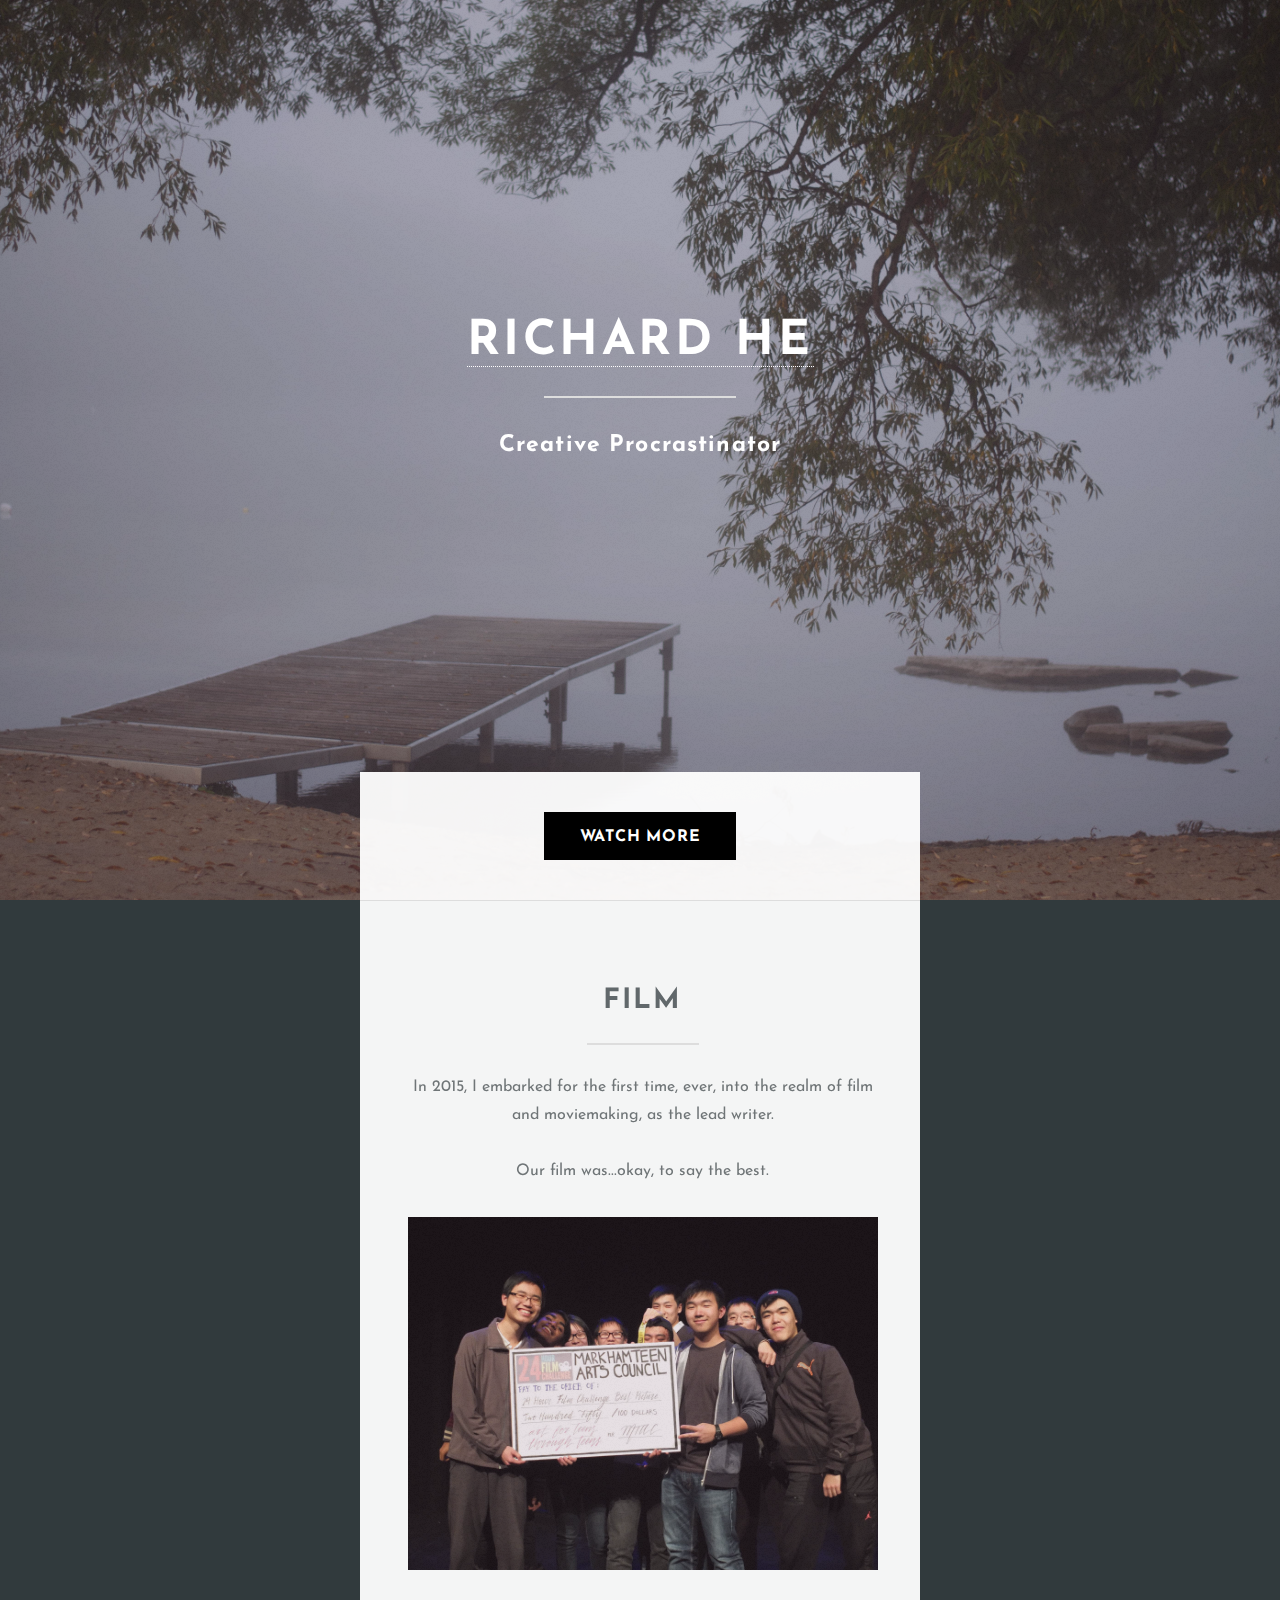
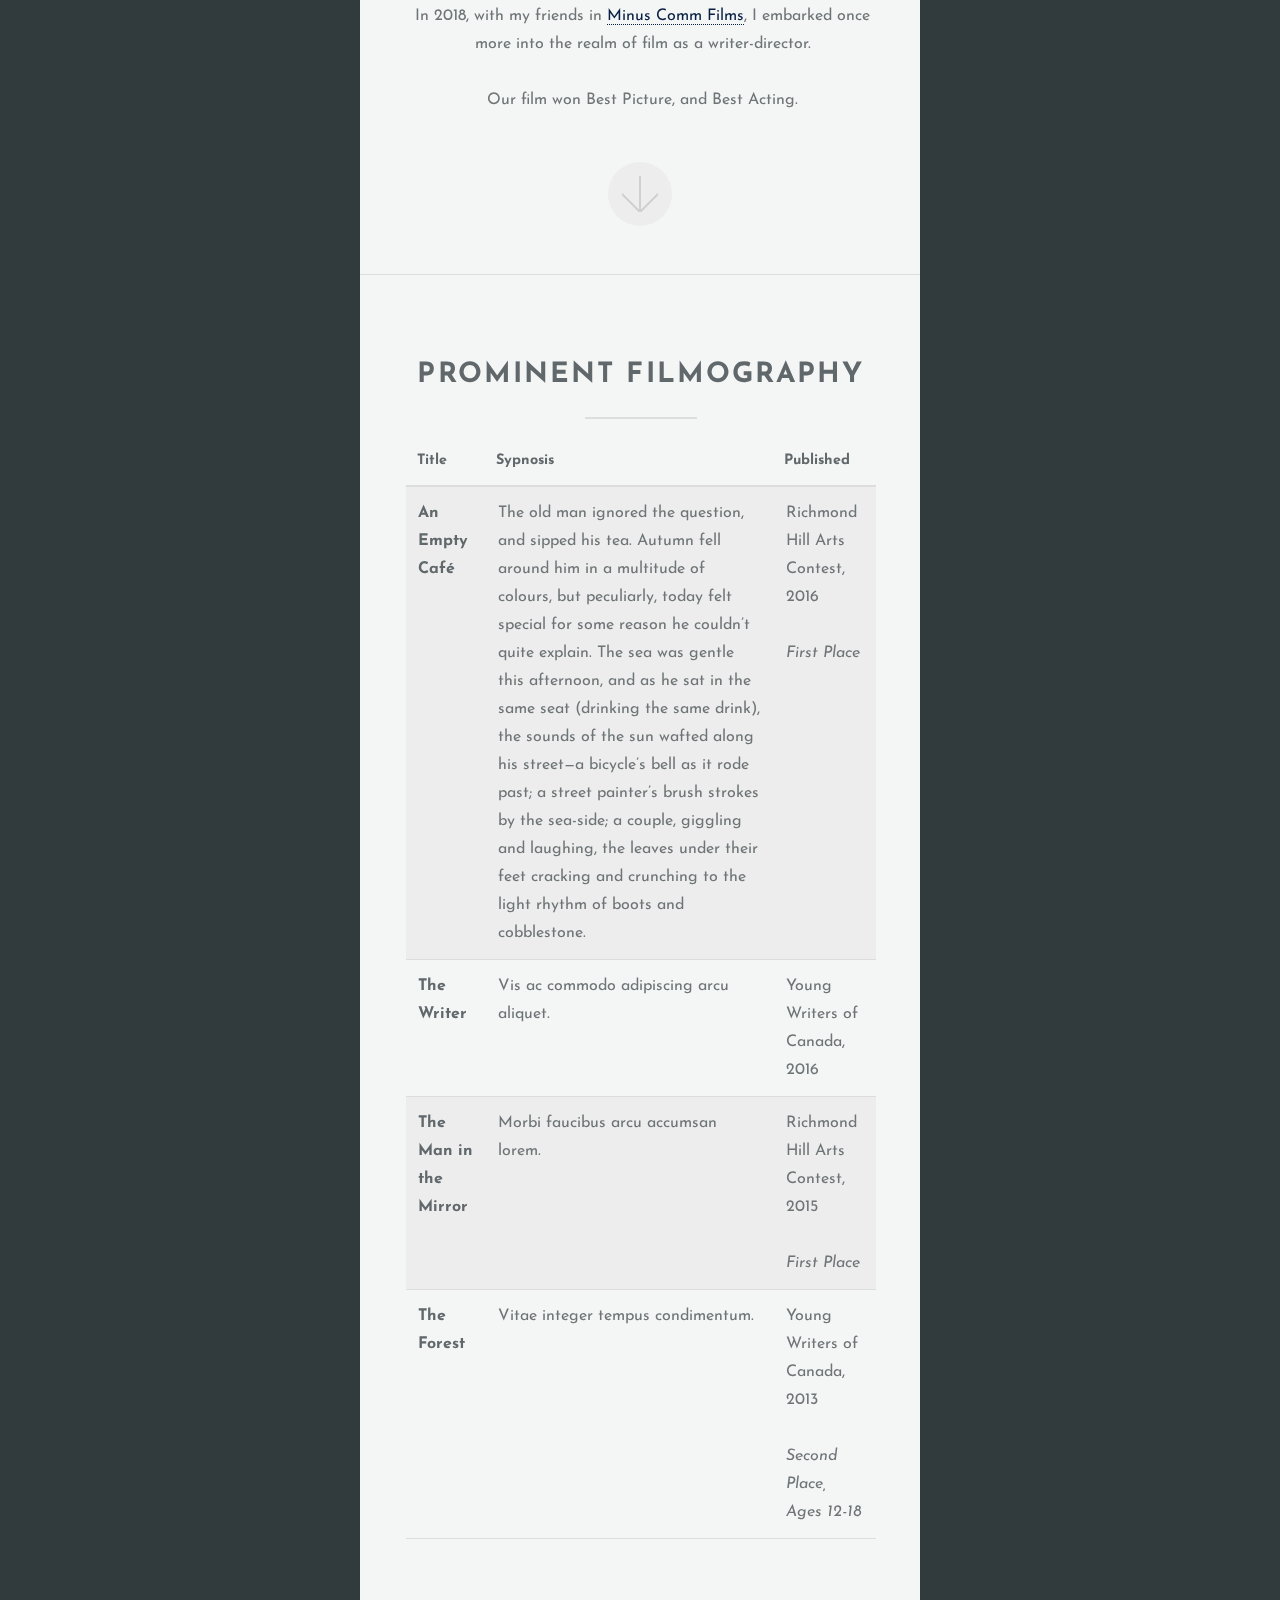
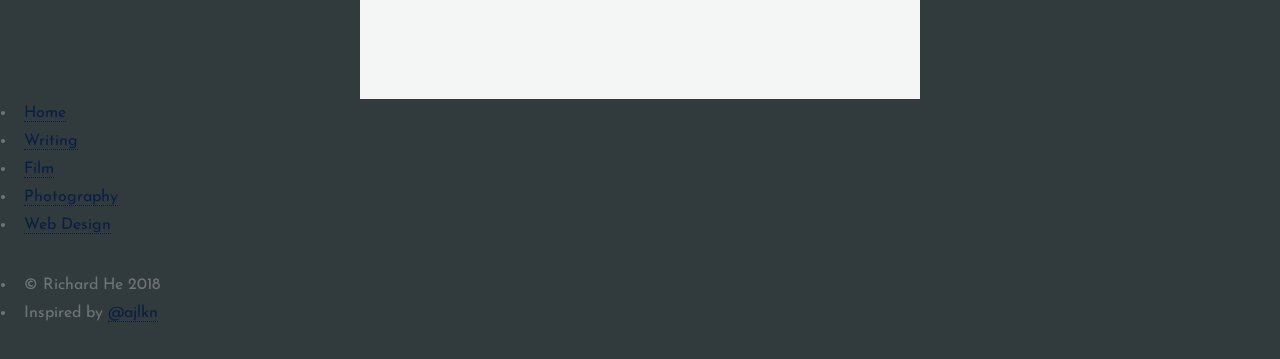
<file: film.html>
<!DOCTYPE HTML>
<!--
	Highlights by HTML5 UP
	html5up.net | @ajlkn
	Free for personal and commercial use under the CCA 3.0 license (html5up.net/license)
-->
<html>
	<head>
		<title>Richard He | Film</title>
		<meta charset="utf-8" />
		<meta name="viewport" content="width=device-width, initial-scale=1" />
		<!--[if lte IE 8]><script src="assets/js/ie/html5shiv.js"></script><![endif]-->
		<link rel="stylesheet" href="assets/css/main.css" />
		<!--[if lte IE 8]><link rel="stylesheet" href="assets/css/ie8.css" /><![endif]-->
		<!--[if lte IE 9]><link rel="stylesheet" href="assets/css/ie9.css" /><![endif]-->
	</head>
	<body>

		<!-- Header -->
			<section id="header">
				<header class="major">
					<h1> <a href=index.html>
					<!--	<span>He</span>y there 
						<br> 
						</span> I'm <span>Richard</span>
					-->
					Richard He
					</a>
					</h1>
					<p>Creative Procrastinator</p>
				</header>
				<div class="container">
					<ul class="actions">
						<li><a href="#one" class="button special scrolly">WATCH MORE</a></li>
					</ul>
				</div>
			</section>


		<!-- One -->
			<section id="one" class="main special">
				<div class="container">
					<div class="content">
						<header class="major">
							<h2>FILM</h2>
						</header>
						<p>In 2015, I embarked for the first time, ever, into the realm of film and moviemaking, as the lead writer. <br><br> Our film was...okay, to say the best. </p>
						<span class="image fit"><img src="images/WIN.jpg" alt=""/></span>
						<p>In 2018, with my friends in <a href="http://minuscomm.tk" target="_blank">Minus Comm Films</a>, I embarked once more into the realm of film as a writer-director. <br><br> Our film won Best Picture, and Best Acting. 
					</div>
					<a href="#two" class="goto-next scrolly">Next</a>
				</div>
			</section>

		<!-- Two -->
<section id="four" class="main">
				<div class="container">
					<div class="content">
						<header class="major">
							<h2>PROMINENT FILMOGRAPHY</h2>
						</header>
						<section>
							<div class="table-wrapper">
								<table>
									<thead>
										<tr>
											<th>Title</th>
											<th>Sypnosis</th>
											<th>Published</th>
										</tr>
									</thead>
									<tbody>
										<tr>
											<td><b>An Empty Café</b></td>
											<td>The old man ignored the question, and sipped his tea. Autumn fell around him in a multitude of colours, but peculiarly, today felt special for some reason he couldn’t quite explain. The sea was gentle this afternoon, and as he sat in the same seat (drinking the same drink), the sounds of the sun wafted along his street—a bicycle’s bell as it rode past; a street painter’s brush strokes by the sea-side; a couple, giggling and laughing, the leaves under their feet cracking and crunching to the light rhythm of boots and cobblestone.  </td>
											<td>Richmond Hill Arts Contest, 2016 <br> <br><i> First Place </i></td>
										</tr>
										<tr>
											<td><b>The Writer</b></td>
											<td>Vis ac commodo adipiscing arcu aliquet.</td>
											<td>Young Writers of Canada, 2016</td>
										</tr>
										<tr>
											<td><b>The Man in the Mirror</b></td>
											<td> Morbi faucibus arcu accumsan lorem.</td>
											<td>Richmond Hill Arts Contest, 2015 <br> <br> <i> First Place </i></td>
										</tr>
										<tr>
											<td><b>The Forest</b></td>
											<td>Vitae integer tempus condimentum.</td>
											<td>Young Writers of Canada, 2013 <br><br><i>Second Place, Ages 12-18</i></td>
										</tr>
									</tbody>
								</table>
							</div>
						</section>

					</div>

				</div>
			</section>

		<!-- Footer -->
			<section id="blankfoot">

				<footer>
					<ul class="copyright">
						<li><a href=index.html>Home</a></li>
						<li><a href=writing.html>Writing</a></li>
						<li><a href=film.html>Film</a></li>
						<li><a href=photography.html>Photography</a></li>
						<li><a href=web.html>Web Design</a></li>
					</ul>

					<ul class="copyright">
						<li>&copy; Richard He 2018</li>
						<li>Inspired by <a href="https://aj.lkn.io/" target="_blank">@ajlkn</a></li>
					</ul>
				</footer>
			</section>

		<!-- Scripts -->
			<script src="assets/js/jquery.min.js"></script>
			<script src="assets/js/jquery.scrollex.min.js"></script>
			<script src="assets/js/jquery.scrolly.min.js"></script>
			<script src="assets/js/skel.min.js"></script>
			<script src="assets/js/util.js"></script>
			<!--[if lte IE 8]><script src="assets/js/ie/respond.min.js"></script><![endif]-->
			<script src="assets/js/main.js"></script>

	</body>
</html>
</file>
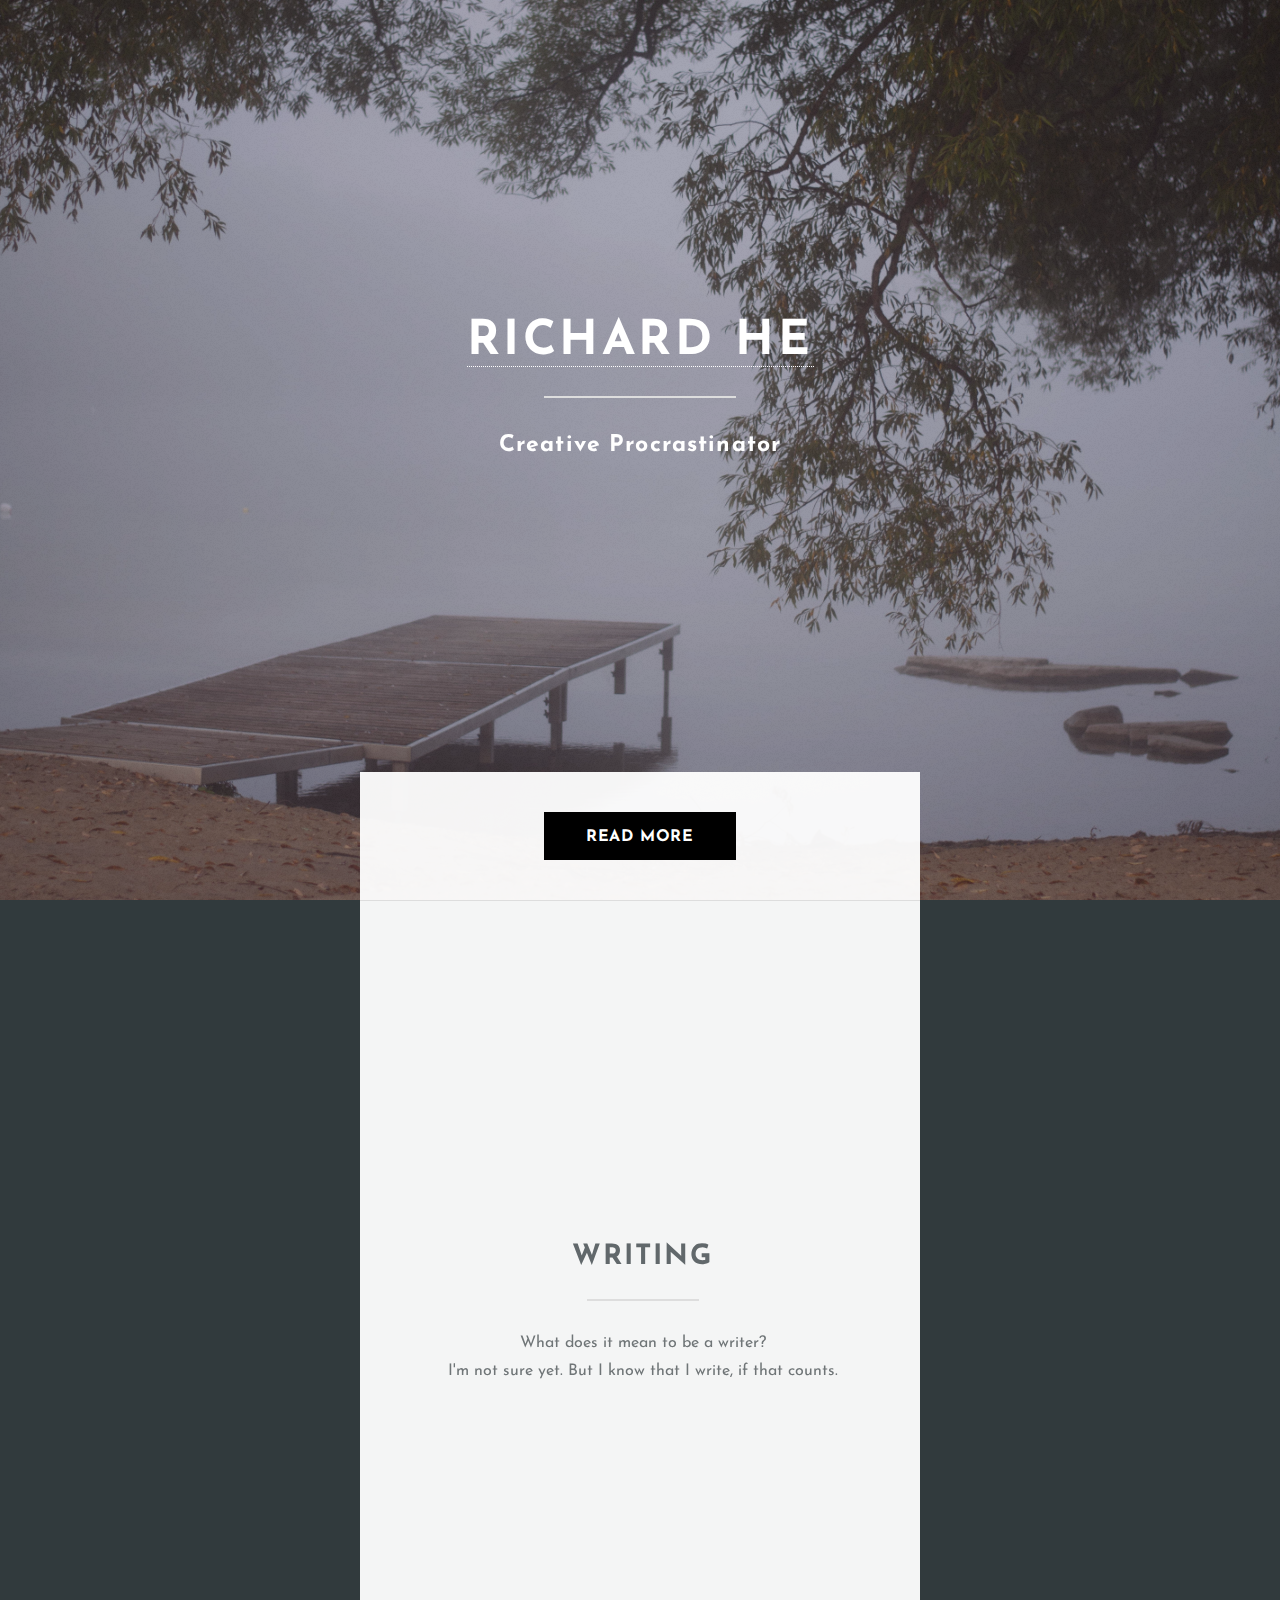
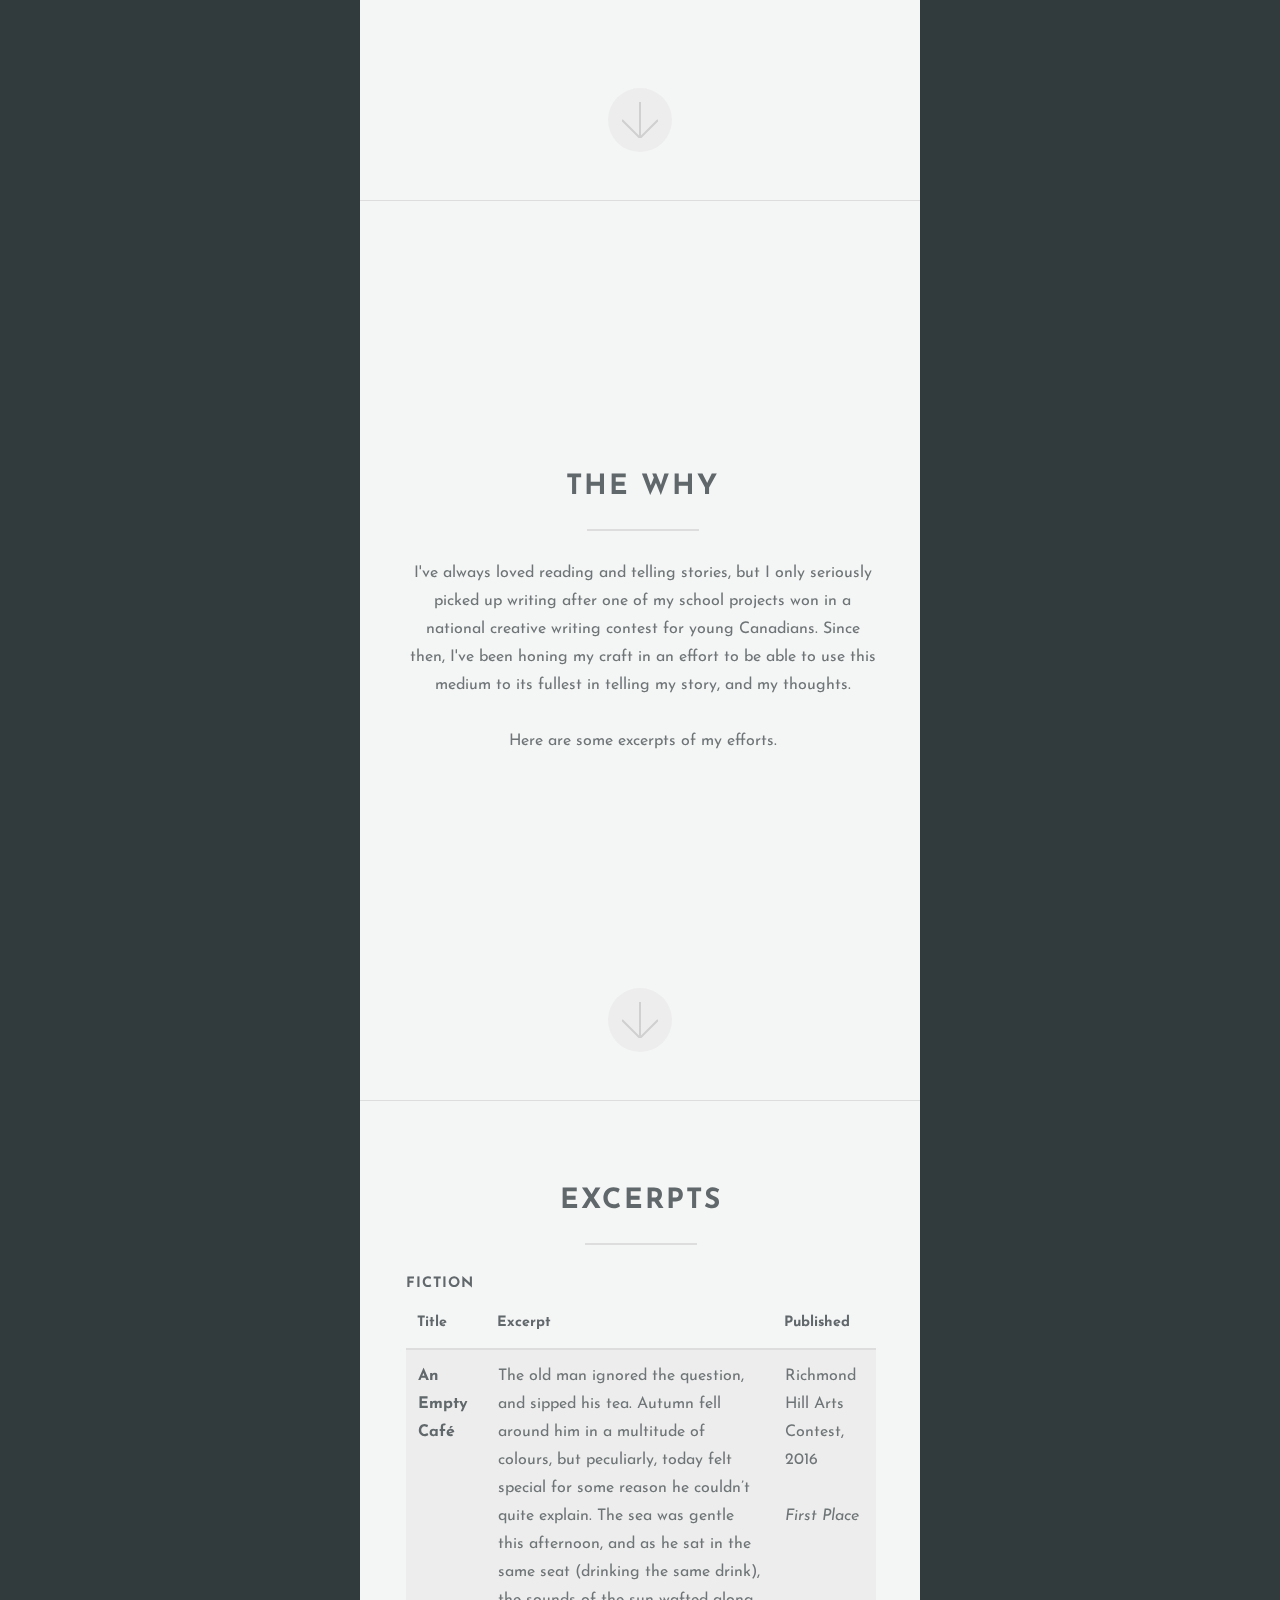
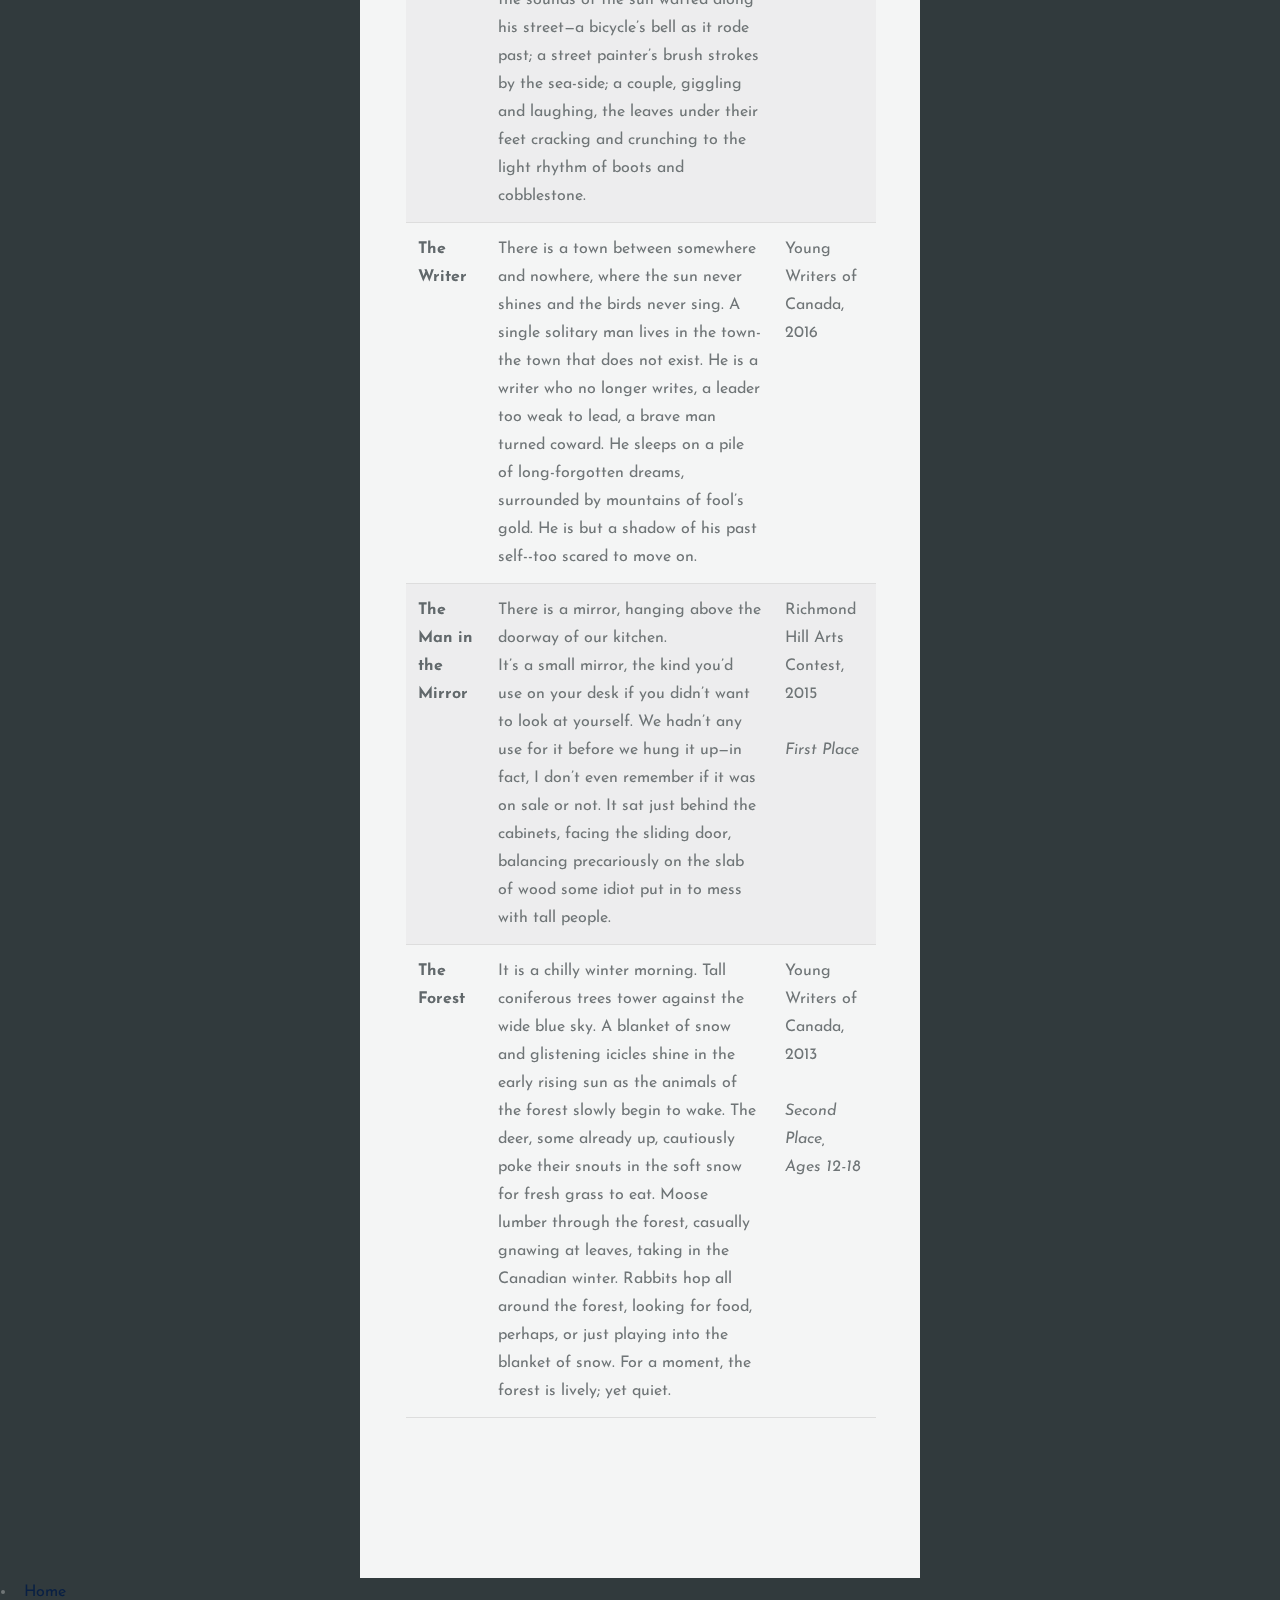
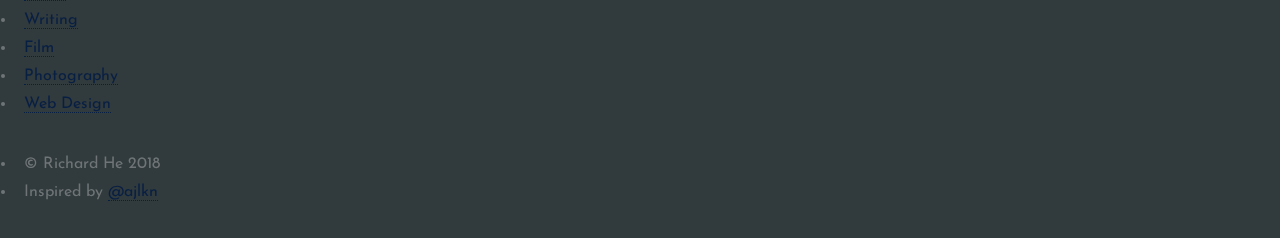
<file: writing.html>
<!DOCTYPE HTML>
<!--
	Highlights by HTML5 UP
	html5up.net | @ajlkn
	Free for personal and commercial use under the CCA 3.0 license (html5up.net/license)
-->
<html>
	<head>
		<title>Richard He | Writing</title>
		<meta charset="utf-8" />
		<meta name="viewport" content="width=device-width, initial-scale=1" />
		<!--[if lte IE 8]><script src="assets/js/ie/html5shiv.js"></script><![endif]-->
		<link rel="stylesheet" href="assets/css/main.css" />
		<!--[if lte IE 8]><link rel="stylesheet" href="assets/css/ie8.css" /><![endif]-->
		<!--[if lte IE 9]><link rel="stylesheet" href="assets/css/ie9.css" /><![endif]-->
	</head>
	<body>

		<!-- Header -->
			<section id="header">
				<header class="major">
					<h1> <a href=index.html>
					<!--	<span>He</span>y there 
						<br> 
						</span> I'm <span>Richard</span>
					-->
					Richard He
					</a>
					</h1>
					<p> Creative Procrastinator</p>
				</header>
				<div class="container">
					<ul class="actions">
						<li><a href="#one" class="button special scrolly">READ MORE</a></li>
					</ul>
				</div>
			</section>

		<!-- One -->
			<section id="one" class="main special">
				<div class="container">
					<div class="content">
						<header class="major">
							<h2>WRITING</h2>
						</header>
						<p>What does it mean to be a writer? <br> I'm not sure yet. But I know that I write, if that counts. </p>
					</div>
					<a href="#two" class="goto-next scrolly">Next</a>
				</div>
			</section>

			<section id="two" class="main special">
				<div class="container">
					<div class="content">
						<header class="major">
							<h2>THE WHY</h2>
						</header>
						<p>I've always loved reading and telling stories, but I only seriously picked up writing after one of my school projects won in a national creative writing contest for young Canadians. Since then, I've been honing my craft in an effort to be able to use this medium to its fullest in telling my story, and my thoughts. <br><br>
						Here are some excerpts of my efforts.</p>
					</div>
					<a href="#four" class="goto-next scrolly">Next</a>
				</div>
			</section>

		<!-- Two -->
<section id="four" class="main">
				<div class="container">
					<div class="content">
						<header class="major">
							<h2>EXCERPTS</h2>
						</header>
						<section>
							<h4>Fiction</h4>
							<div class="table-wrapper">
								<table>
									<thead>
										<tr>
											<th>Title</th>
											<th>Excerpt</th>
											<th>Published</th>
										</tr>
									</thead>
									<tbody>
										<tr>
											<td><b>An Empty Café</b></td>
											<td>The old man ignored the question, and sipped his tea. Autumn fell around him in a multitude of colours, but peculiarly, today felt special for some reason he couldn’t quite explain. The sea was gentle this afternoon, and as he sat in the same seat (drinking the same drink), the sounds of the sun wafted along his street—a bicycle’s bell as it rode past; a street painter’s brush strokes by the sea-side; a couple, giggling and laughing, the leaves under their feet cracking and crunching to the light rhythm of boots and cobblestone.  </td>
											<td>Richmond Hill Arts Contest, 2016 <br> <br><i> First Place </i></td>
										</tr>
										<tr>
											<td><b>The Writer</b></td>
											<td>There is a town between somewhere and nowhere, where the sun never shines and the birds never sing. A single solitary man lives in the town- the town that does not exist. He is a writer who no longer writes, a leader too weak to lead, a brave man turned coward. He sleeps on a pile of long-forgotten dreams, surrounded by mountains of fool’s gold. He is but a shadow of his past self--too scared to move on. </td>
											<td>Young Writers of Canada, 2016</td>
										</tr>
										<tr>
											<td><b>The Man in the Mirror</b></td>
											<td> There is a mirror, hanging above the doorway of our kitchen.<br>
											It’s a small mirror, the kind you’d use on your desk if you didn’t want to look at yourself. We hadn’t any use for it before we hung it up—in fact, I don’t even remember if it was on sale or not. It sat just behind the cabinets, facing the sliding door, balancing precariously on the slab of wood some idiot put in to mess with tall people.  
											</td>
											<td>Richmond Hill Arts Contest, 2015 <br> <br> <i> First Place </i></td>
										</tr>
										<tr>
											<td><b>The Forest</b></td>
											<td>It is a chilly winter morning. Tall coniferous trees tower against the wide blue sky. A blanket of snow and glistening icicles shine in the early rising sun as the animals of the forest slowly begin to wake. The deer, some already up, cautiously poke their snouts in the soft snow for fresh grass to eat. Moose lumber through the forest, casually gnawing at leaves, taking in the Canadian winter. Rabbits hop all around the forest, looking for food, perhaps, or just playing into the blanket of snow. For a moment, the forest is lively; yet quiet.  </td>
											<td>Young Writers of Canada, 2013 <br><br><i>Second Place, Ages 12-18</i></td>
										</tr>
									</tbody>
								</table>
							</div>
						</section>

					</div>

				</div>
			</section>

		<!-- Footer -->
			<section id="blankfoot">

				<footer>
					<ul class="copyright">
						<li><a href=index.html>Home</a></li>
						<li><a href=writing.html>Writing</a></li>
						<li><a href=film.html>Film</a></li>
						<li><a href=photography.html>Photography</a></li>
						<li><a href=web.html>Web Design</a></li>
					</ul>

					<ul class="copyright">
						<li>&copy; Richard He 2018</li>
						<li>Inspired by <a href="https://aj.lkn.io/" target="_blank">@ajlkn</a></li>
					</ul>
				</footer>
			</section>

		<!-- Scripts -->
			<script src="assets/js/jquery.min.js"></script>
			<script src="assets/js/jquery.scrollex.min.js"></script>
			<script src="assets/js/jquery.scrolly.min.js"></script>
			<script src="assets/js/skel.min.js"></script>
			<script src="assets/js/util.js"></script>
			<!--[if lte IE 8]><script src="assets/js/ie/respond.min.js"></script><![endif]-->
			<script src="assets/js/main.js"></script>

	</body>
</html>
</file>
<file: assets/css/ie8.css>
/*
	Highlights by HTML5 UP
	html5up.net | @ajlkn
	Free for personal and commercial use under the CCA 3.0 license (html5up.net/license)
*/

/* Basic */

	body, html {
		height: 100%;
	}

	html {
		background: none;
	}

/* List */

	ul.actions li {
		padding: 0 0 0 1em;
	}

		ul.actions li:first-child {
			padding-left: 0;
		}

/* Form */

	input[type="text"],
	input[type="password"],
	input[type="email"],
	select,
	textarea {
		border: solid 2px #dddddd;
		position: relative;
	}

	input[type="text"],
	input[type="password"],
	input[type="email"] {
		line-height: 3em;
	}

	input[type="checkbox"],
	input[type="radio"] {
		font-size: 3em;
	}

		input[type="checkbox"] + label:before,
		input[type="radio"] + label:before {
			display: none;
		}

/* Button */

	input[type="submit"],
	input[type="reset"],
	input[type="button"],
	button,
	.button {
		border: solid 2px #dddddd;
	}

/* Main BG */

	.main-bg {
		z-index: 0;
	}

/* Main */

	.main {
		background-size: cover;
	}

		.main .container {
			background: #fff;
			border-top: solid 1px #dddddd;
			position: relative;
			z-index: 1;
		}

		.main .goto-next {
			text-decoration: none;
		}

			.main .goto-next:before {
				-moz-osx-font-smoothing: grayscale;
				-webkit-font-smoothing: antialiased;
				font-family: FontAwesome;
				font-style: normal;
				font-weight: normal;
				text-transform: none !important;
			}

			.main .goto-next:before {
				color: #dddddd;
				content: '\f063';
				display: block;
				font-size: 2em;
				height: 2em;
				left: 0;
				line-height: 2em;
				position: absolute;
				text-align: center;
				text-indent: 0;
				top: 0;
				width: 2em;
			}

/* Header */

	#header {
		-ms-behavior: url("assets/js/ie/backgroundsize.min.htc");
		background-image: url("../../images/bg.jpg");
		background-size: cover;
		height: 100%;
	}

		#header:after {
			min-height: 100%;
		}

		#header header {
			position: relative;
			z-index: 1;
		}

		#header .container {
			background: #fff;
			z-index: 1;
		}

/* Footer */

	#footer {
		-ms-behavior: url("assets/js/ie/backgroundsize.min.htc");
		background-image: url("../../images/bg.jpg");
		background-size: cover;
	}

		#footer .container {
			background: #fff;
			border-top: solid 1px #dddddd;
			position: relative;
			z-index: 1;
		}
</file>
<file: assets/css/ie9.css>
/*
	Highlights by HTML5 UP
	html5up.net | @ajlkn
	Free for personal and commercial use under the CCA 3.0 license (html5up.net/license)
*/

/* Loader */

	html body:before, html body:after {
		display: none !important;
	}
</file>
<file: assets/css/main.css>
@import url("font-awesome.min.css");
@import url("https://fonts.googleapis.com/css?family=Raleway:400,400italic,700,800");
@import url("https://fonts.googleapis.com/css?family=Cabin|Merriweather|Slabo+27px");
@import url("https://fonts.googleapis.com/css?family=Josefin+Sans");

/*
	Highlights by HTML5 UP
	html5up.net | @ajlkn
	Free for personal and commercial use under the CCA 3.0 license (html5up.net/license)
*/

/* Reset */

	html, body, div, span, applet, object, iframe, h1, h2, h3, h4, h5, h6, p, blockquote, pre, a, abbr, acronym, address, big, cite, code, del, dfn, em, img, ins, kbd, q, s, samp, small, strike, strong, sub, sup, tt, var, b, u, i, center, dl, dt, dd, ol, ul, li, fieldset, form, label, legend, table, caption, tbody, tfoot, thead, tr, th, td, article, aside, canvas, details, embed, figure, figcaption, footer, header, hgroup, menu, nav, output, ruby, section, summary, time, mark, audio, video {
		margin: 0;
		padding: 0;
		border: 0;
		font-size: 100%;
		font: inherit;
		vertical-align: baseline;
	}

	article, aside, details, figcaption, figure, footer, header, hgroup, menu, nav, section {
		display: block;
	}

	body {
		line-height: 1;
	}

	ol, ul {
		list-style: none;
	}

	blockquote, q {
		quotes: none;
	}

	blockquote:before, blockquote:after, q:before, q:after {
		content: '';
		content: none;
	}

	table {
		border-collapse: collapse;
		border-spacing: 0;
	}

	body {
		-webkit-text-size-adjust: none;
	}

/* Box Model */

	*, *:before, *:after {
		-moz-box-sizing: border-box;
		-webkit-box-sizing: border-box;
		box-sizing: border-box;
	}

/* Containers */

	.container {
		margin-left: auto;
		margin-right: auto;
	}

	.container.\31 25\25 {
		width: 100%;
		max-width: 43.75em;
		min-width: 35em;
	}

	.container.\37 5\25 {
		width: 26.25em;
	}

	.container.\35 0\25 {
		width: 17.5em;
	}

	.container.\32 5\25 {
		width: 8.75em;
	}

	.container {
		width: 35em;
	}

	@media screen and (max-width: 1680px) {

		.container.\31 25\25 {
			width: 100%;
			max-width: 43.75em;
			min-width: 35em;
		}

		.container.\37 5\25 {
			width: 26.25em;
		}

		.container.\35 0\25 {
			width: 17.5em;
		}

		.container.\32 5\25 {
			width: 8.75em;
		}

		.container {
			width: 35em;
		}

	}

	@media screen and (max-width: 980px) {

		.container.\31 25\25 {
			width: 100%;
			max-width: 100%;
			min-width: 80%;
		}

		.container.\37 5\25 {
			width: 60%;
		}

		.container.\35 0\25 {
			width: 40%;
		}

		.container.\32 5\25 {
			width: 20%;
		}

		.container {
			width: 80%;
		}

	}

	@media screen and (max-width: 736px) {

		.container.\31 25\25 {
			width: 100%;
			max-width: 100%;
			min-width: 80%;
		}

		.container.\37 5\25 {
			width: 60%;
		}

		.container.\35 0\25 {
			width: 40%;
		}

		.container.\32 5\25 {
			width: 20%;
		}

		.container {
			width: 80%;
		}

	}

	@media screen and (max-width: 480px) {

		.container.\31 25\25 {
			width: 100%;
			max-width: 125%;
			min-width: 100%;
		}

		.container.\37 5\25 {
			width: 75%;
		}

		.container.\35 0\25 {
			width: 50%;
		}

		.container.\32 5\25 {
			width: 25%;
		}

		.container {
			width: 100%;
		}

	}

/* Grid */

	.row {
		border-bottom: solid 1px transparent;
		-moz-box-sizing: border-box;
		-webkit-box-sizing: border-box;
		box-sizing: border-box;
	}

	.row > * {
		float: left;
		-moz-box-sizing: border-box;
		-webkit-box-sizing: border-box;
		box-sizing: border-box;
	}

	.row:after, .row:before {
		content: '';
		display: block;
		clear: both;
		height: 0;
	}

	.row.uniform > * > :first-child {
		margin-top: 0;
	}

	.row.uniform > * > :last-child {
		margin-bottom: 0;
	}

	.row.\30 \25 > * {
		padding: 0 0 0 0em;
	}

	.row.\30 \25 {
		margin: 0 0 -1px 0em;
	}

	.row.uniform.\30 \25 > * {
		padding: 0em 0 0 0em;
	}

	.row.uniform.\30 \25 {
		margin: 0em 0 -1px 0em;
	}

	.row > * {
		padding: 0 0 0 1.5em;
	}

	.row {
		margin: 0 0 -1px -1.5em;
	}

	.row.uniform > * {
		padding: 1.5em 0 0 1.5em;
	}

	.row.uniform {
		margin: -1.5em 0 -1px -1.5em;
	}

	.row.\32 00\25 > * {
		padding: 0 0 0 3em;
	}

	.row.\32 00\25 {
		margin: 0 0 -1px -3em;
	}

	.row.uniform.\32 00\25 > * {
		padding: 3em 0 0 3em;
	}

	.row.uniform.\32 00\25 {
		margin: -3em 0 -1px -3em;
	}

	.row.\31 50\25 > * {
		padding: 0 0 0 2.25em;
	}

	.row.\31 50\25 {
		margin: 0 0 -1px -2.25em;
	}

	.row.uniform.\31 50\25 > * {
		padding: 2.25em 0 0 2.25em;
	}

	.row.uniform.\31 50\25 {
		margin: -2.25em 0 -1px -2.25em;
	}

	.row.\35 0\25 > * {
		padding: 0 0 0 0.75em;
	}

	.row.\35 0\25 {
		margin: 0 0 -1px -0.75em;
	}

	.row.uniform.\35 0\25 > * {
		padding: 0.75em 0 0 0.75em;
	}

	.row.uniform.\35 0\25 {
		margin: -0.75em 0 -1px -0.75em;
	}

	.row.\32 5\25 > * {
		padding: 0 0 0 0.375em;
	}

	.row.\32 5\25 {
		margin: 0 0 -1px -0.375em;
	}

	.row.uniform.\32 5\25 > * {
		padding: 0.375em 0 0 0.375em;
	}

	.row.uniform.\32 5\25 {
		margin: -0.375em 0 -1px -0.375em;
	}

	.\31 2u, .\31 2u\24 {
		width: 100%;
		clear: none;
		margin-left: 0;
	}

	.\31 1u, .\31 1u\24 {
		width: 91.6666666667%;
		clear: none;
		margin-left: 0;
	}

	.\31 0u, .\31 0u\24 {
		width: 83.3333333333%;
		clear: none;
		margin-left: 0;
	}

	.\39 u, .\39 u\24 {
		width: 75%;
		clear: none;
		margin-left: 0;
	}

	.\38 u, .\38 u\24 {
		width: 66.6666666667%;
		clear: none;
		margin-left: 0;
	}

	.\37 u, .\37 u\24 {
		width: 58.3333333333%;
		clear: none;
		margin-left: 0;
	}

	.\36 u, .\36 u\24 {
		width: 50%;
		clear: none;
		margin-left: 0;
	}

	.\35 u, .\35 u\24 {
		width: 41.6666666667%;
		clear: none;
		margin-left: 0;
	}

	.\34 u, .\34 u\24 {
		width: 33.3333333333%;
		clear: none;
		margin-left: 0;
	}

	.\33 u, .\33 u\24 {
		width: 25%;
		clear: none;
		margin-left: 0;
	}

	.\32 u, .\32 u\24 {
		width: 16.6666666667%;
		clear: none;
		margin-left: 0;
	}

	.\31 u, .\31 u\24 {
		width: 8.3333333333%;
		clear: none;
		margin-left: 0;
	}

	.\31 2u\24 + *,
	.\31 1u\24 + *,
	.\31 0u\24 + *,
	.\39 u\24 + *,
	.\38 u\24 + *,
	.\37 u\24 + *,
	.\36 u\24 + *,
	.\35 u\24 + *,
	.\34 u\24 + *,
	.\33 u\24 + *,
	.\32 u\24 + *,
	.\31 u\24 + * {
		clear: left;
	}

	.\-11u {
		margin-left: 91.66667%;
	}

	.\-10u {
		margin-left: 83.33333%;
	}

	.\-9u {
		margin-left: 75%;
	}

	.\-8u {
		margin-left: 66.66667%;
	}

	.\-7u {
		margin-left: 58.33333%;
	}

	.\-6u {
		margin-left: 50%;
	}

	.\-5u {
		margin-left: 41.66667%;
	}

	.\-4u {
		margin-left: 33.33333%;
	}

	.\-3u {
		margin-left: 25%;
	}

	.\-2u {
		margin-left: 16.66667%;
	}

	.\-1u {
		margin-left: 8.33333%;
	}

	@media screen and (max-width: 1680px) {

		.row > * {
			padding: 0 0 0 1.5em;
		}

		.row {
			margin: 0 0 -1px -1.5em;
		}

		.row.uniform > * {
			padding: 1.5em 0 0 1.5em;
		}

		.row.uniform {
			margin: -1.5em 0 -1px -1.5em;
		}

		.row.\32 00\25 > * {
			padding: 0 0 0 3em;
		}

		.row.\32 00\25 {
			margin: 0 0 -1px -3em;
		}

		.row.uniform.\32 00\25 > * {
			padding: 3em 0 0 3em;
		}

		.row.uniform.\32 00\25 {
			margin: -3em 0 -1px -3em;
		}

		.row.\31 50\25 > * {
			padding: 0 0 0 2.25em;
		}

		.row.\31 50\25 {
			margin: 0 0 -1px -2.25em;
		}

		.row.uniform.\31 50\25 > * {
			padding: 2.25em 0 0 2.25em;
		}

		.row.uniform.\31 50\25 {
			margin: -2.25em 0 -1px -2.25em;
		}

		.row.\35 0\25 > * {
			padding: 0 0 0 0.75em;
		}

		.row.\35 0\25 {
			margin: 0 0 -1px -0.75em;
		}

		.row.uniform.\35 0\25 > * {
			padding: 0.75em 0 0 0.75em;
		}

		.row.uniform.\35 0\25 {
			margin: -0.75em 0 -1px -0.75em;
		}

		.row.\32 5\25 > * {
			padding: 0 0 0 0.375em;
		}

		.row.\32 5\25 {
			margin: 0 0 -1px -0.375em;
		}

		.row.uniform.\32 5\25 > * {
			padding: 0.375em 0 0 0.375em;
		}

		.row.uniform.\32 5\25 {
			margin: -0.375em 0 -1px -0.375em;
		}

		.\31 2u\28large\29, .\31 2u\24\28large\29 {
			width: 100%;
			clear: none;
			margin-left: 0;
		}

		.\31 1u\28large\29, .\31 1u\24\28large\29 {
			width: 91.6666666667%;
			clear: none;
			margin-left: 0;
		}

		.\31 0u\28large\29, .\31 0u\24\28large\29 {
			width: 83.3333333333%;
			clear: none;
			margin-left: 0;
		}

		.\39 u\28large\29, .\39 u\24\28large\29 {
			width: 75%;
			clear: none;
			margin-left: 0;
		}

		.\38 u\28large\29, .\38 u\24\28large\29 {
			width: 66.6666666667%;
			clear: none;
			margin-left: 0;
		}

		.\37 u\28large\29, .\37 u\24\28large\29 {
			width: 58.3333333333%;
			clear: none;
			margin-left: 0;
		}

		.\36 u\28large\29, .\36 u\24\28large\29 {
			width: 50%;
			clear: none;
			margin-left: 0;
		}

		.\35 u\28large\29, .\35 u\24\28large\29 {
			width: 41.6666666667%;
			clear: none;
			margin-left: 0;
		}

		.\34 u\28large\29, .\34 u\24\28large\29 {
			width: 33.3333333333%;
			clear: none;
			margin-left: 0;
		}

		.\33 u\28large\29, .\33 u\24\28large\29 {
			width: 25%;
			clear: none;
			margin-left: 0;
		}

		.\32 u\28large\29, .\32 u\24\28large\29 {
			width: 16.6666666667%;
			clear: none;
			margin-left: 0;
		}

		.\31 u\28large\29, .\31 u\24\28large\29 {
			width: 8.3333333333%;
			clear: none;
			margin-left: 0;
		}

		.\31 2u\24\28large\29 + *,
		.\31 1u\24\28large\29 + *,
		.\31 0u\24\28large\29 + *,
		.\39 u\24\28large\29 + *,
		.\38 u\24\28large\29 + *,
		.\37 u\24\28large\29 + *,
		.\36 u\24\28large\29 + *,
		.\35 u\24\28large\29 + *,
		.\34 u\24\28large\29 + *,
		.\33 u\24\28large\29 + *,
		.\32 u\24\28large\29 + *,
		.\31 u\24\28large\29 + * {
			clear: left;
		}

		.\-11u\28large\29 {
			margin-left: 91.66667%;
		}

		.\-10u\28large\29 {
			margin-left: 83.33333%;
		}

		.\-9u\28large\29 {
			margin-left: 75%;
		}

		.\-8u\28large\29 {
			margin-left: 66.66667%;
		}

		.\-7u\28large\29 {
			margin-left: 58.33333%;
		}

		.\-6u\28large\29 {
			margin-left: 50%;
		}

		.\-5u\28large\29 {
			margin-left: 41.66667%;
		}

		.\-4u\28large\29 {
			margin-left: 33.33333%;
		}

		.\-3u\28large\29 {
			margin-left: 25%;
		}

		.\-2u\28large\29 {
			margin-left: 16.66667%;
		}

		.\-1u\28large\29 {
			margin-left: 8.33333%;
		}

	}

	@media screen and (max-width: 980px) {

		.row > * {
			padding: 0 0 0 1.5em;
		}

		.row {
			margin: 0 0 -1px -1.5em;
		}

		.row.uniform > * {
			padding: 1.5em 0 0 1.5em;
		}

		.row.uniform {
			margin: -1.5em 0 -1px -1.5em;
		}

		.row.\32 00\25 > * {
			padding: 0 0 0 3em;
		}

		.row.\32 00\25 {
			margin: 0 0 -1px -3em;
		}

		.row.uniform.\32 00\25 > * {
			padding: 3em 0 0 3em;
		}

		.row.uniform.\32 00\25 {
			margin: -3em 0 -1px -3em;
		}

		.row.\31 50\25 > * {
			padding: 0 0 0 2.25em;
		}

		.row.\31 50\25 {
			margin: 0 0 -1px -2.25em;
		}

		.row.uniform.\31 50\25 > * {
			padding: 2.25em 0 0 2.25em;
		}

		.row.uniform.\31 50\25 {
			margin: -2.25em 0 -1px -2.25em;
		}

		.row.\35 0\25 > * {
			padding: 0 0 0 0.75em;
		}

		.row.\35 0\25 {
			margin: 0 0 -1px -0.75em;
		}

		.row.uniform.\35 0\25 > * {
			padding: 0.75em 0 0 0.75em;
		}

		.row.uniform.\35 0\25 {
			margin: -0.75em 0 -1px -0.75em;
		}

		.row.\32 5\25 > * {
			padding: 0 0 0 0.375em;
		}

		.row.\32 5\25 {
			margin: 0 0 -1px -0.375em;
		}

		.row.uniform.\32 5\25 > * {
			padding: 0.375em 0 0 0.375em;
		}

		.row.uniform.\32 5\25 {
			margin: -0.375em 0 -1px -0.375em;
		}

		.\31 2u\28medium\29, .\31 2u\24\28medium\29 {
			width: 100%;
			clear: none;
			margin-left: 0;
		}

		.\31 1u\28medium\29, .\31 1u\24\28medium\29 {
			width: 91.6666666667%;
			clear: none;
			margin-left: 0;
		}

		.\31 0u\28medium\29, .\31 0u\24\28medium\29 {
			width: 83.3333333333%;
			clear: none;
			margin-left: 0;
		}

		.\39 u\28medium\29, .\39 u\24\28medium\29 {
			width: 75%;
			clear: none;
			margin-left: 0;
		}

		.\38 u\28medium\29, .\38 u\24\28medium\29 {
			width: 66.6666666667%;
			clear: none;
			margin-left: 0;
		}

		.\37 u\28medium\29, .\37 u\24\28medium\29 {
			width: 58.3333333333%;
			clear: none;
			margin-left: 0;
		}

		.\36 u\28medium\29, .\36 u\24\28medium\29 {
			width: 50%;
			clear: none;
			margin-left: 0;
		}

		.\35 u\28medium\29, .\35 u\24\28medium\29 {
			width: 41.6666666667%;
			clear: none;
			margin-left: 0;
		}

		.\34 u\28medium\29, .\34 u\24\28medium\29 {
			width: 33.3333333333%;
			clear: none;
			margin-left: 0;
		}

		.\33 u\28medium\29, .\33 u\24\28medium\29 {
			width: 25%;
			clear: none;
			margin-left: 0;
		}

		.\32 u\28medium\29, .\32 u\24\28medium\29 {
			width: 16.6666666667%;
			clear: none;
			margin-left: 0;
		}

		.\31 u\28medium\29, .\31 u\24\28medium\29 {
			width: 8.3333333333%;
			clear: none;
			margin-left: 0;
		}

		.\31 2u\24\28medium\29 + *,
		.\31 1u\24\28medium\29 + *,
		.\31 0u\24\28medium\29 + *,
		.\39 u\24\28medium\29 + *,
		.\38 u\24\28medium\29 + *,
		.\37 u\24\28medium\29 + *,
		.\36 u\24\28medium\29 + *,
		.\35 u\24\28medium\29 + *,
		.\34 u\24\28medium\29 + *,
		.\33 u\24\28medium\29 + *,
		.\32 u\24\28medium\29 + *,
		.\31 u\24\28medium\29 + * {
			clear: left;
		}

		.\-11u\28medium\29 {
			margin-left: 91.66667%;
		}

		.\-10u\28medium\29 {
			margin-left: 83.33333%;
		}

		.\-9u\28medium\29 {
			margin-left: 75%;
		}

		.\-8u\28medium\29 {
			margin-left: 66.66667%;
		}

		.\-7u\28medium\29 {
			margin-left: 58.33333%;
		}

		.\-6u\28medium\29 {
			margin-left: 50%;
		}

		.\-5u\28medium\29 {
			margin-left: 41.66667%;
		}

		.\-4u\28medium\29 {
			margin-left: 33.33333%;
		}

		.\-3u\28medium\29 {
			margin-left: 25%;
		}

		.\-2u\28medium\29 {
			margin-left: 16.66667%;
		}

		.\-1u\28medium\29 {
			margin-left: 8.33333%;
		}

	}

	@media screen and (max-width: 736px) {

		.row > * {
			padding: 0 0 0 1em;
		}

		.row {
			margin: 0 0 -1px -1em;
		}

		.row.uniform > * {
			padding: 1em 0 0 1em;
		}

		.row.uniform {
			margin: -1em 0 -1px -1em;
		}

		.row.\32 00\25 > * {
			padding: 0 0 0 2em;
		}

		.row.\32 00\25 {
			margin: 0 0 -1px -2em;
		}

		.row.uniform.\32 00\25 > * {
			padding: 2em 0 0 2em;
		}

		.row.uniform.\32 00\25 {
			margin: -2em 0 -1px -2em;
		}

		.row.\31 50\25 > * {
			padding: 0 0 0 1.5em;
		}

		.row.\31 50\25 {
			margin: 0 0 -1px -1.5em;
		}

		.row.uniform.\31 50\25 > * {
			padding: 1.5em 0 0 1.5em;
		}

		.row.uniform.\31 50\25 {
			margin: -1.5em 0 -1px -1.5em;
		}

		.row.\35 0\25 > * {
			padding: 0 0 0 0.5em;
		}

		.row.\35 0\25 {
			margin: 0 0 -1px -0.5em;
		}

		.row.uniform.\35 0\25 > * {
			padding: 0.5em 0 0 0.5em;
		}

		.row.uniform.\35 0\25 {
			margin: -0.5em 0 -1px -0.5em;
		}

		.row.\32 5\25 > * {
			padding: 0 0 0 0.25em;
		}

		.row.\32 5\25 {
			margin: 0 0 -1px -0.25em;
		}

		.row.uniform.\32 5\25 > * {
			padding: 0.25em 0 0 0.25em;
		}

		.row.uniform.\32 5\25 {
			margin: -0.25em 0 -1px -0.25em;
		}

		.\31 2u\28small\29, .\31 2u\24\28small\29 {
			width: 100%;
			clear: none;
			margin-left: 0;
		}

		.\31 1u\28small\29, .\31 1u\24\28small\29 {
			width: 91.6666666667%;
			clear: none;
			margin-left: 0;
		}

		.\31 0u\28small\29, .\31 0u\24\28small\29 {
			width: 83.3333333333%;
			clear: none;
			margin-left: 0;
		}

		.\39 u\28small\29, .\39 u\24\28small\29 {
			width: 75%;
			clear: none;
			margin-left: 0;
		}

		.\38 u\28small\29, .\38 u\24\28small\29 {
			width: 66.6666666667%;
			clear: none;
			margin-left: 0;
		}

		.\37 u\28small\29, .\37 u\24\28small\29 {
			width: 58.3333333333%;
			clear: none;
			margin-left: 0;
		}

		.\36 u\28small\29, .\36 u\24\28small\29 {
			width: 50%;
			clear: none;
			margin-left: 0;
		}

		.\35 u\28small\29, .\35 u\24\28small\29 {
			width: 41.6666666667%;
			clear: none;
			margin-left: 0;
		}

		.\34 u\28small\29, .\34 u\24\28small\29 {
			width: 33.3333333333%;
			clear: none;
			margin-left: 0;
		}

		.\33 u\28small\29, .\33 u\24\28small\29 {
			width: 25%;
			clear: none;
			margin-left: 0;
		}

		.\32 u\28small\29, .\32 u\24\28small\29 {
			width: 16.6666666667%;
			clear: none;
			margin-left: 0;
		}

		.\31 u\28small\29, .\31 u\24\28small\29 {
			width: 8.3333333333%;
			clear: none;
			margin-left: 0;
		}

		.\31 2u\24\28small\29 + *,
		.\31 1u\24\28small\29 + *,
		.\31 0u\24\28small\29 + *,
		.\39 u\24\28small\29 + *,
		.\38 u\24\28small\29 + *,
		.\37 u\24\28small\29 + *,
		.\36 u\24\28small\29 + *,
		.\35 u\24\28small\29 + *,
		.\34 u\24\28small\29 + *,
		.\33 u\24\28small\29 + *,
		.\32 u\24\28small\29 + *,
		.\31 u\24\28small\29 + * {
			clear: left;
		}

		.\-11u\28small\29 {
			margin-left: 91.66667%;
		}

		.\-10u\28small\29 {
			margin-left: 83.33333%;
		}

		.\-9u\28small\29 {
			margin-left: 75%;
		}

		.\-8u\28small\29 {
			margin-left: 66.66667%;
		}

		.\-7u\28small\29 {
			margin-left: 58.33333%;
		}

		.\-6u\28small\29 {
			margin-left: 50%;
		}

		.\-5u\28small\29 {
			margin-left: 41.66667%;
		}

		.\-4u\28small\29 {
			margin-left: 33.33333%;
		}

		.\-3u\28small\29 {
			margin-left: 25%;
		}

		.\-2u\28small\29 {
			margin-left: 16.66667%;
		}

		.\-1u\28small\29 {
			margin-left: 8.33333%;
		}

	}

	@media screen and (max-width: 480px) {

		.row > * {
			padding: 0 0 0 1em;
		}

		.row {
			margin: 0 0 -1px -1em;
		}

		.row.uniform > * {
			padding: 1em 0 0 1em;
		}

		.row.uniform {
			margin: -1em 0 -1px -1em;
		}

		.row.\32 00\25 > * {
			padding: 0 0 0 2em;
		}

		.row.\32 00\25 {
			margin: 0 0 -1px -2em;
		}

		.row.uniform.\32 00\25 > * {
			padding: 2em 0 0 2em;
		}

		.row.uniform.\32 00\25 {
			margin: -2em 0 -1px -2em;
		}

		.row.\31 50\25 > * {
			padding: 0 0 0 1.5em;
		}

		.row.\31 50\25 {
			margin: 0 0 -1px -1.5em;
		}

		.row.uniform.\31 50\25 > * {
			padding: 1.5em 0 0 1.5em;
		}

		.row.uniform.\31 50\25 {
			margin: -1.5em 0 -1px -1.5em;
		}

		.row.\35 0\25 > * {
			padding: 0 0 0 0.5em;
		}

		.row.\35 0\25 {
			margin: 0 0 -1px -0.5em;
		}

		.row.uniform.\35 0\25 > * {
			padding: 0.5em 0 0 0.5em;
		}

		.row.uniform.\35 0\25 {
			margin: -0.5em 0 -1px -0.5em;
		}

		.row.\32 5\25 > * {
			padding: 0 0 0 0.25em;
		}

		.row.\32 5\25 {
			margin: 0 0 -1px -0.25em;
		}

		.row.uniform.\32 5\25 > * {
			padding: 0.25em 0 0 0.25em;
		}

		.row.uniform.\32 5\25 {
			margin: -0.25em 0 -1px -0.25em;
		}

		.\31 2u\28xsmall\29, .\31 2u\24\28xsmall\29 {
			width: 100%;
			clear: none;
			margin-left: 0;
		}

		.\31 1u\28xsmall\29, .\31 1u\24\28xsmall\29 {
			width: 91.6666666667%;
			clear: none;
			margin-left: 0;
		}

		.\31 0u\28xsmall\29, .\31 0u\24\28xsmall\29 {
			width: 83.3333333333%;
			clear: none;
			margin-left: 0;
		}

		.\39 u\28xsmall\29, .\39 u\24\28xsmall\29 {
			width: 75%;
			clear: none;
			margin-left: 0;
		}

		.\38 u\28xsmall\29, .\38 u\24\28xsmall\29 {
			width: 66.6666666667%;
			clear: none;
			margin-left: 0;
		}

		.\37 u\28xsmall\29, .\37 u\24\28xsmall\29 {
			width: 58.3333333333%;
			clear: none;
			margin-left: 0;
		}

		.\36 u\28xsmall\29, .\36 u\24\28xsmall\29 {
			width: 50%;
			clear: none;
			margin-left: 0;
		}

		.\35 u\28xsmall\29, .\35 u\24\28xsmall\29 {
			width: 41.6666666667%;
			clear: none;
			margin-left: 0;
		}

		.\34 u\28xsmall\29, .\34 u\24\28xsmall\29 {
			width: 33.3333333333%;
			clear: none;
			margin-left: 0;
		}

		.\33 u\28xsmall\29, .\33 u\24\28xsmall\29 {
			width: 25%;
			clear: none;
			margin-left: 0;
		}

		.\32 u\28xsmall\29, .\32 u\24\28xsmall\29 {
			width: 16.6666666667%;
			clear: none;
			margin-left: 0;
		}

		.\31 u\28xsmall\29, .\31 u\24\28xsmall\29 {
			width: 8.3333333333%;
			clear: none;
			margin-left: 0;
		}

		.\31 2u\24\28xsmall\29 + *,
		.\31 1u\24\28xsmall\29 + *,
		.\31 0u\24\28xsmall\29 + *,
		.\39 u\24\28xsmall\29 + *,
		.\38 u\24\28xsmall\29 + *,
		.\37 u\24\28xsmall\29 + *,
		.\36 u\24\28xsmall\29 + *,
		.\35 u\24\28xsmall\29 + *,
		.\34 u\24\28xsmall\29 + *,
		.\33 u\24\28xsmall\29 + *,
		.\32 u\24\28xsmall\29 + *,
		.\31 u\24\28xsmall\29 + * {
			clear: left;
		}

		.\-11u\28xsmall\29 {
			margin-left: 91.66667%;
		}

		.\-10u\28xsmall\29 {
			margin-left: 83.33333%;
		}

		.\-9u\28xsmall\29 {
			margin-left: 75%;
		}

		.\-8u\28xsmall\29 {
			margin-left: 66.66667%;
		}

		.\-7u\28xsmall\29 {
			margin-left: 58.33333%;
		}

		.\-6u\28xsmall\29 {
			margin-left: 50%;
		}

		.\-5u\28xsmall\29 {
			margin-left: 41.66667%;
		}

		.\-4u\28xsmall\29 {
			margin-left: 33.33333%;
		}

		.\-3u\28xsmall\29 {
			margin-left: 25%;
		}

		.\-2u\28xsmall\29 {
			margin-left: 16.66667%;
		}

		.\-1u\28xsmall\29 {
			margin-left: 8.33333%;
		}

	}

/* Basic */

	html {
		background-color: #313a3d;
		background-attachment: fixed,						fixed;
		background-image: url("images/overlay.png"), url("../../images/bg.jpg");
		background-position: top left,					center center;
		background-repeat: repeat,						none;
		background-size: auto,						cover;
	}

	html.is-loading body *, html.is-loading body *:before, html.is-loading body *:after {
		-moz-animation: none !important;
		-webkit-animation: none !important;
		-ms-animation: none !important;
		animation: none !important;
		-moz-transition: none !important;
		-webkit-transition: none !important;
		-ms-transition: none !important;
		transition: none !important;
	}

	html.is-touch {
		height: 100vh;
		overflow: hidden;
	}

		html.is-touch #wrapper {
			-webkit-backface-visibility: hidden;
			-webkit-overflow-scrolling: touch;
			-webkit-transform: translate3d(0, 0, 0);
			height: 100vh;
			overflow: auto;
		}

	body, input, select, textarea {
		color: #6f7577;
		font-family: "Josefin Sans", sans-serif;
		font-size: 15pt;
		font-weight: 400;
		line-height: 1.75em;
	}

	a {
		-moz-transition: color 0.2s ease-in-out, border-bottom-color 0.2s ease-in-out;
		-webkit-transition: color 0.2s ease-in-out, border-bottom-color 0.2s ease-in-out;
		-ms-transition: color 0.2s ease-in-out, border-bottom-color 0.2s ease-in-out;
		transition: color 0.2s ease-in-out, border-bottom-color 0.2s ease-in-out;
		border-bottom: dotted 1px;
		color: #081f44;
		text-decoration: none;
	}

		a:hover {
			border-bottom-color: transparent !important;
			color: #081f44 !important;
			text-decoration: none;
		}

	strong, b {
		color: #61686b;
		font-weight: 700;
	}

	em, i {
		font-style: italic;
	}

	p {
		margin: 0 0 2em 0;
	}

	h1, h2, h3, h4, h5, h6 {
		color: #61686b;
		font-weight: 800;
		letter-spacing: 0.075em;
		line-height: 1em;
		margin: 0 0 1em 0;
		text-transform: uppercase;
	}

		h1 a, h2 a, h3 a, h4 a, h5 a, h6 a {
			color: inherit;
			text-decoration: none;
		}

	h2 {
		font-size: 1.75em;
		line-height: 1.5em;
	}

	h3 {
		font-size: 1em;
		line-height: 1.5em;
	}

	h4 {
		font-size: 0.9em;
		line-height: 1.5em;
	}

	h5 {
		font-size: 0.8em;
		line-height: 1.5em;
	}

	h6 {
		font-size: 0.7em;
		line-height: 1.5em;
	}

	sub {
		font-size: 0.8em;
		position: relative;
		top: 0.5em;
	}

	sup {
		font-size: 0.8em;
		position: relative;
		top: -0.5em;
	}

	hr {
		border: 0;
		border-bottom: solid 1px #dddddd;
		margin: 2em 0;
	}

		hr.major {
			margin: 3em 0;
		}

	blockquote {
		border-left: solid 6px #dddddd;
		font-style: italic;
		margin: 0 0 2em 0;
		padding: 0.5em 0 0.5em 1.5em;
	}

	code {
		background: rgba(144, 144, 144, 0.075);
		font-family: "Courier New", monospace;
		font-size: 0.9em;
		margin: 0 0.25em;
		padding: 0.25em 0.65em;
	}

	pre {
		-webkit-overflow-scrolling: touch;
		font-family: "Courier New", monospace;
		font-size: 0.9em;
		margin: 0 0 2em 0;
	}

		pre code {
			display: block;
			line-height: 1.75em;
			padding: 1em 1.5em;
			overflow-x: auto;
		}

	.align-left {
		text-align: left;
	}

	.align-center {
		text-align: center;
	}

	.align-right {
		text-align: right;
	}

/* Loader */

	@-moz-keyframes spinner-show {
		0% {
			opacity: 0;
		}

		100% {
			opacity: 1;
		}
	}

	@-webkit-keyframes spinner-show {
		0% {
			opacity: 0;
		}

		100% {
			opacity: 1;
		}
	}

	@-ms-keyframes spinner-show {
		0% {
			opacity: 0;
		}

		100% {
			opacity: 1;
		}
	}

	@keyframes spinner-show {
		0% {
			opacity: 0;
		}

		100% {
			opacity: 1;
		}
	}

	@-moz-keyframes spinner-hide {
		0% {
			color: #454d50;
			z-index: 10001;
			-moz-transform: scale(1) rotate(0deg);
			-webkit-transform: scale(1) rotate(0deg);
			-ms-transform: scale(1) rotate(0deg);
			transform: scale(1) rotate(0deg);
		}

		99% {
			color: #313a3d;
			z-index: 10001;
			-moz-transform: scale(0.5) rotate(360deg);
			-webkit-transform: scale(0.5) rotate(360deg);
			-ms-transform: scale(0.5) rotate(360deg);
			transform: scale(0.5) rotate(360deg);
		}

		100% {
			color: #313a3d;
			z-index: -1;
			-moz-transform: scale(0) rotate(360deg);
			-webkit-transform: scale(0) rotate(360deg);
			-ms-transform: scale(0) rotate(360deg);
			transform: scale(0) rotate(360deg);
		}
	}

	@-webkit-keyframes spinner-hide {
		0% {
			color: #454d50;
			z-index: 10001;
			-moz-transform: scale(1) rotate(0deg);
			-webkit-transform: scale(1) rotate(0deg);
			-ms-transform: scale(1) rotate(0deg);
			transform: scale(1) rotate(0deg);
		}

		99% {
			color: #313a3d;
			z-index: 10001;
			-moz-transform: scale(0.5) rotate(360deg);
			-webkit-transform: scale(0.5) rotate(360deg);
			-ms-transform: scale(0.5) rotate(360deg);
			transform: scale(0.5) rotate(360deg);
		}

		100% {
			color: #313a3d;
			z-index: -1;
			-moz-transform: scale(0) rotate(360deg);
			-webkit-transform: scale(0) rotate(360deg);
			-ms-transform: scale(0) rotate(360deg);
			transform: scale(0) rotate(360deg);
		}
	}

	@-ms-keyframes spinner-hide {
		0% {
			color: #454d50;
			z-index: 10001;
			-moz-transform: scale(1) rotate(0deg);
			-webkit-transform: scale(1) rotate(0deg);
			-ms-transform: scale(1) rotate(0deg);
			transform: scale(1) rotate(0deg);
		}

		99% {
			color: #313a3d;
			z-index: 10001;
			-moz-transform: scale(0.5) rotate(360deg);
			-webkit-transform: scale(0.5) rotate(360deg);
			-ms-transform: scale(0.5) rotate(360deg);
			transform: scale(0.5) rotate(360deg);
		}

		100% {
			color: #313a3d;
			z-index: -1;
			-moz-transform: scale(0) rotate(360deg);
			-webkit-transform: scale(0) rotate(360deg);
			-ms-transform: scale(0) rotate(360deg);
			transform: scale(0) rotate(360deg);
		}
	}

	@keyframes spinner-hide {
		0% {
			color: #454d50;
			z-index: 10001;
			-moz-transform: scale(1) rotate(0deg);
			-webkit-transform: scale(1) rotate(0deg);
			-ms-transform: scale(1) rotate(0deg);
			transform: scale(1) rotate(0deg);
		}

		99% {
			color: #313a3d;
			z-index: 10001;
			-moz-transform: scale(0.5) rotate(360deg);
			-webkit-transform: scale(0.5) rotate(360deg);
			-ms-transform: scale(0.5) rotate(360deg);
			transform: scale(0.5) rotate(360deg);
		}

		100% {
			color: #313a3d;
			z-index: -1;
			-moz-transform: scale(0) rotate(360deg);
			-webkit-transform: scale(0) rotate(360deg);
			-ms-transform: scale(0) rotate(360deg);
			transform: scale(0) rotate(360deg);
		}
	}

	@-moz-keyframes spinner-rotate {
		0% {
			-moz-transform: scale(1) rotate(0deg);
			-webkit-transform: scale(1) rotate(0deg);
			-ms-transform: scale(1) rotate(0deg);
			transform: scale(1) rotate(0deg);
		}

		100% {
			-moz-transform: scale(1) rotate(360deg);
			-webkit-transform: scale(1) rotate(360deg);
			-ms-transform: scale(1) rotate(360deg);
			transform: scale(1) rotate(360deg);
		}
	}

	@-webkit-keyframes spinner-rotate {
		0% {
			-moz-transform: scale(1) rotate(0deg);
			-webkit-transform: scale(1) rotate(0deg);
			-ms-transform: scale(1) rotate(0deg);
			transform: scale(1) rotate(0deg);
		}

		100% {
			-moz-transform: scale(1) rotate(360deg);
			-webkit-transform: scale(1) rotate(360deg);
			-ms-transform: scale(1) rotate(360deg);
			transform: scale(1) rotate(360deg);
		}
	}

	@-ms-keyframes spinner-rotate {
		0% {
			-moz-transform: scale(1) rotate(0deg);
			-webkit-transform: scale(1) rotate(0deg);
			-ms-transform: scale(1) rotate(0deg);
			transform: scale(1) rotate(0deg);
		}

		100% {
			-moz-transform: scale(1) rotate(360deg);
			-webkit-transform: scale(1) rotate(360deg);
			-ms-transform: scale(1) rotate(360deg);
			transform: scale(1) rotate(360deg);
		}
	}

	@keyframes spinner-rotate {
		0% {
			-moz-transform: scale(1) rotate(0deg);
			-webkit-transform: scale(1) rotate(0deg);
			-ms-transform: scale(1) rotate(0deg);
			transform: scale(1) rotate(0deg);
		}

		100% {
			-moz-transform: scale(1) rotate(360deg);
			-webkit-transform: scale(1) rotate(360deg);
			-ms-transform: scale(1) rotate(360deg);
			transform: scale(1) rotate(360deg);
		}
	}

	@-moz-keyframes overlay-hide {
		0% {
			opacity: 1;
			z-index: 10000;
		}

		15% {
			opacity: 1;
			z-index: 10000;
		}

		99% {
			opacity: 0;
			z-index: 10000;
		}

		100% {
			opacity: 0;
			z-index: -1;
		}
	}

	@-webkit-keyframes overlay-hide {
		0% {
			opacity: 1;
			z-index: 10000;
		}

		15% {
			opacity: 1;
			z-index: 10000;
		}

		99% {
			opacity: 0;
			z-index: 10000;
		}

		100% {
			opacity: 0;
			z-index: -1;
		}
	}

	@-ms-keyframes overlay-hide {
		0% {
			opacity: 1;
			z-index: 10000;
		}

		15% {
			opacity: 1;
			z-index: 10000;
		}

		99% {
			opacity: 0;
			z-index: 10000;
		}

		100% {
			opacity: 0;
			z-index: -1;
		}
	}

	@keyframes overlay-hide {
		0% {
			opacity: 1;
			z-index: 10000;
		}

		15% {
			opacity: 1;
			z-index: 10000;
		}

		99% {
			opacity: 0;
			z-index: 10000;
		}

		100% {
			opacity: 0;
			z-index: -1;
		}
	}

	html body {
		text-decoration: none;
	}

		html body:before {
			-moz-osx-font-smoothing: grayscale;
			-webkit-font-smoothing: antialiased;
			font-family: FontAwesome;
			font-style: normal;
			font-weight: normal;
			text-transform: none !important;
		}

		html body:before {
			-moz-animation: spinner-show 1.5s 1 0.25s ease forwards, spinner-hide 0.25s ease-in-out forwards !important;
			-webkit-animation: spinner-show 1.5s 1 0.25s ease forwards, spinner-hide 0.25s ease-in-out forwards !important;
			-ms-animation: spinner-show 1.5s 1 0.25s ease forwards, spinner-hide 0.25s ease-in-out forwards !important;
			animation: spinner-show 1.5s 1 0.25s ease forwards, spinner-hide 0.25s ease-in-out forwards !important;
			-moz-transform-origin: 50% 50%;
			-webkit-transform-origin: 50% 50%;
			-ms-transform-origin: 50% 50%;
			transform-origin: 50% 50%;
			color: #454d50;
			content: '\f1ce';
			cursor: default;
			display: block;
			font-size: 2em;
			height: 2em;
			left: 50%;
			opacity: 0;
			line-height: 2em;
			margin: -1em 0 0 -1em;
			position: fixed;
			text-align: center;
			top: 50%;
			width: 2em;
			z-index: -1;
		}

		html body:after {
			-moz-animation: overlay-hide 1s ease-in forwards !important;
			-webkit-animation: overlay-hide 1s ease-in forwards !important;
			-ms-animation: overlay-hide 1s ease-in forwards !important;
			animation: overlay-hide 1s ease-in forwards !important;
			background: #313a3d;
			content: '';
			display: block;
			height: 100%;
			left: 0;
			opacity: 0;
			position: fixed;
			top: 0;
			width: 100%;
			z-index: -1;
		}

	html.is-loading body:before {
		-moz-animation: spinner-show 1.5s 1 0.25s ease forwards, spinner-rotate 0.75s infinite linear !important;
		-webkit-animation: spinner-show 1.5s 1 0.25s ease forwards, spinner-rotate 0.75s infinite linear !important;
		-ms-animation: spinner-show 1.5s 1 0.25s ease forwards, spinner-rotate 0.75s infinite linear !important;
		animation: spinner-show 1.5s 1 0.25s ease forwards, spinner-rotate 0.75s infinite linear !important;
		z-index: 10001;
	}

	html.is-loading body:after {
		-moz-animation: none !important;
		-webkit-animation: none !important;
		-ms-animation: none !important;
		animation: none !important;
		opacity: 1;
		z-index: 10000;
	}

	@media (-webkit-min-device-pixel-ratio: 2) {

		html body:before {
			line-height: 2.025em;
		}

	}

/* Section/Article */

	section.special, article.special {
		text-align: center;
	}

	header p {
		color: #a8b0b3;
		letter-spacing: 0.05em;
		font-family:'Josefin Sans', serif;
		font-size:23px;
	}

	header h1 + p {
		margin-top: -1em;
	}

	header h2 + p {
		margin-top: -1em;
	}

	header h3 + p {
		margin-top: -0.8em;
	}

	header h4 + p,
	header h5 + p,
	header h6 + p {
		font-size: 0.8em;
		margin-top: -0.6em;
	}

	header.major {
		text-align: center;
	}

		header.major h1, header.major h2, header.major h3, header.major h4, header.major h5, header.major h6 {
			position: relative;
		}

			header.major h1:after, header.major h2:after, header.major h3:after, header.major h4:after, header.major h5:after, header.major h6:after {
				background: #dddddd;
				content: '';
				display: block;
				height: 2px;
				margin: 0.75em auto 0 auto;
				position: relative;
				width: 4em;
			}

		header.major p {
			margin-top: 0;
		}
	header span {
		color:#000;
		font-weight:50pt;
	}

/* Form */

	form {
		margin: 0 0 2em 0;
	}

	label {
		color: #61686b;
		display: block;
		font-size: 0.9em;
		font-weight: 700;
		margin: 0 0 1em 0;
	}

	input[type="text"],
	input[type="password"],
	input[type="email"],
	select,
	textarea {
		-moz-appearance: none;
		-webkit-appearance: none;
		-ms-appearance: none;
		appearance: none;
		background: rgba(144, 144, 144, 0.15);
		border-radius: 0;
		border: none;
		color: inherit;
		display: block;
		outline: 0;
		padding: 0 1em;
		text-decoration: none;
		width: 100%;
	}

		input[type="text"]:invalid,
		input[type="password"]:invalid,
		input[type="email"]:invalid,
		select:invalid,
		textarea:invalid {
			box-shadow: none;
		}

		input[type="text"]:focus,
		input[type="password"]:focus,
		input[type="email"]:focus,
		select:focus,
		textarea:focus {
			box-shadow: inset 0 0 0 2px #8cd1a8;
		}

	.select-wrapper {
		text-decoration: none;
		display: block;
		position: relative;
	}

		.select-wrapper:before {
			-moz-osx-font-smoothing: grayscale;
			-webkit-font-smoothing: antialiased;
			font-family: FontAwesome;
			font-style: normal;
			font-weight: normal;
			text-transform: none !important;
		}

		.select-wrapper:before {
			color: #a8b0b3;
			content: '\f078';
			display: block;
			height: 3em;
			line-height: 3em;
			pointer-events: none;
			position: absolute;
			right: 0;
			text-align: center;
			top: 0;
			width: 3em;
		}

		.select-wrapper select::-ms-expand {
			display: none;
		}

	input[type="text"],
	input[type="password"],
	input[type="email"],
	select {
		height: 3em;
	}

	textarea {
		padding: 0.75em 1em;
	}

	input[type="checkbox"],
	input[type="radio"] {
		-moz-appearance: none;
		-webkit-appearance: none;
		-ms-appearance: none;
		appearance: none;
		display: block;
		float: left;
		margin-right: -2em;
		opacity: 0;
		width: 1em;
		z-index: -1;
	}

		input[type="checkbox"] + label,
		input[type="radio"] + label {
			text-decoration: none;
			color: #6f7577;
			cursor: pointer;
			display: inline-block;
			font-size: 1em;
			font-weight: 400;
			padding-left: 2.55em;
			padding-right: 0.75em;
			position: relative;
		}

			input[type="checkbox"] + label:before,
			input[type="radio"] + label:before {
				-moz-osx-font-smoothing: grayscale;
				-webkit-font-smoothing: antialiased;
				font-family: FontAwesome;
				font-style: normal;
				font-weight: normal;
				text-transform: none !important;
			}

			input[type="checkbox"] + label:before,
			input[type="radio"] + label:before {
				background: rgba(144, 144, 144, 0.15);
				content: '';
				display: inline-block;
				height: 1.8em;
				left: 0;
				line-height: 1.725em;
				position: absolute;
				text-align: center;
				top: 0;
				width: 1.8em;
			}

		input[type="checkbox"]:checked + label:before,
		input[type="radio"]:checked + label:before {
			background: #313a3d;
			color: #ffffff;
			content: '\f00c';
		}

		input[type="checkbox"]:focus + label:before,
		input[type="radio"]:focus + label:before {
			box-shadow: inset 0 0 0 2px #8cd1a8;
		}

	input[type="radio"] + label:before {
		border-radius: 100%;
	}

	::-webkit-input-placeholder {
		color: #a8b0b3 !important;
		opacity: 1.0;
	}

	:-moz-placeholder {
		color: #a8b0b3 !important;
		opacity: 1.0;
	}

	::-moz-placeholder {
		color: #a8b0b3 !important;
		opacity: 1.0;
	}

	:-ms-input-placeholder {
		color: #a8b0b3 !important;
		opacity: 1.0;
	}

	.formerize-placeholder {
		color: #a8b0b3 !important;
		opacity: 1.0;
	}

/* Box */

	.box {
		border: solid 2px #dddddd;
		margin-bottom: 2em;
		padding: 1.5em;
	}

		.box > :last-child,
		.box > :last-child > :last-child,
		.box > :last-child > :last-child > :last-child {
			margin-bottom: 0;
		}

		.box.alt {
			border: 0;
			border-radius: 0;
			padding: 0;
		}

/* Icon */

	.icon {
		text-decoration: none;
		border-bottom: none;
		position: relative;
	}

		.icon:before {
			-moz-osx-font-smoothing: grayscale;
			-webkit-font-smoothing: antialiased;
			font-family: FontAwesome;
			font-style: normal;
			font-weight: normal;
			text-transform: none !important;
		}

		.icon > .label {
			display: none;
		}

		.icon.major {
			display: block;
			margin: 0 0 1em 0;
		}

			.icon.major:before {
				font-size: 2.5em;
			}

/* Image */

	.image {
		border: 0;
		display: inline-block;
		position: relative;
	}

		.image:before {
			background: url("images/overlay.png");
			content: '';
			display: block;
			height: 100%;
			left: 0;
			position: absolute;
			top: 0;
			width: 100%;
		}

		.image img {
			display: block;
		}

		.image.left {
			float: left;
			margin: 0 1.5em 1em 0;
			top: 0.25em;
		}

		.image.right {
			float: right;
			margin: 0 0 1em 1.5em;
			top: 0.25em;
		}

		.image.left, .image.right {
			max-width: 40%;
		}

			.image.left img, .image.right img {
				width: 100%;
			}

		.image.fit {
			display: block;
			margin: 0 0 2em 0;
			width: 100%;
		}

			.image.fit img {
				width: 100%;
			}

/* List */

	ol {
		list-style: decimal;
		margin: 0 0 2em 0;
		padding-left: 1.25em;
	}

		ol li {
			padding-left: 0.25em;
		}

	ul {
		list-style: disc;
		margin: 0 0 2em 0;
		padding-left: 1em;
	}

		ul li {
			padding-left: 0.5em;
		}

		ul.alt {
			list-style: none;
			padding-left: 0;
		}

			ul.alt li {
				border-top: solid 1px #dddddd;
				padding: 0.5em 0;
			}

				ul.alt li:first-child {
					border-top: 0;
					padding-top: 0;
				}

		ul.icons {
			cursor: default;
			list-style: none;
			padding-left: 0;
		}

			ul.icons li {
				display: inline-block;
				padding: 0 1.5em 0 0;
			}

				ul.icons li:last-child {
					padding-right: 0;
				}

				ul.icons li .icon:before {
					font-size: 1.5em;
				}

		ul.icons-grid {
			list-style: none;
			padding: 0;
			position: relative;
		}

			ul.icons-grid li {
				display: block;
				float: left;
				padding: 3em 0;
				width: 50%;
			}

				ul.icons-grid li h3 {
					margin: 0;
				}

				ul.icons-grid li:nth-child(2n + 1) {
					box-shadow: inset -1px 0 0 0 #dddddd, 1px 0 0 0 #dddddd;
				}

				ul.icons-grid li:nth-child(2n + 3):before {
					background: #dddddd;
					content: '';
					display: block;
					height: 2px;
					margin-top: -3em;
					position: absolute;
					width: 100%;
				}

			ul.icons-grid:after {
				clear: both;
				content: '';
				display: block;
			}

		ul.actions {
			cursor: default;
			list-style: none;
			padding-left: 0;
		}

			ul.actions li {
				display: inline-block;
				padding: 0 1em 0 0;
				vertical-align: middle;
			}

				ul.actions li:last-child {
					padding-right: 0;
				}

			ul.actions.small li {
				padding: 0 0.5em 0 0;
			}

			ul.actions.vertical li {
				display: block;
				padding: 1em 0 0 0;
			}

				ul.actions.vertical li:first-child {
					padding-top: 0;
				}

				ul.actions.vertical li > * {
					margin-bottom: 0;
				}

			ul.actions.vertical.small li {
				padding: 0.5em 0 0 0;
			}

				ul.actions.vertical.small li:first-child {
					padding-top: 0;
				}

			ul.actions.fit {
				display: table;
				margin-left: -1em;
				padding: 0;
				table-layout: fixed;
				width: calc(100% + 1em);
			}

				ul.actions.fit li {
					display: table-cell;
					padding: 0 0 0 1em;
				}

					ul.actions.fit li > * {
						margin-bottom: 0;
						min-width: 0;
					}

				ul.actions.fit.small {
					margin-left: -0.5em;
					width: calc(100% + 0.5em);
				}

					ul.actions.fit.small li {
						padding: 0 0 0 0.5em;
					}

	dl {
		margin: 0 0 2em 0;
	}

/* Table */

	.table-wrapper {
		-webkit-overflow-scrolling: touch;
		overflow-x: auto;
	}

	table {
		margin: 0 0 2em 0;
		width: 100%;
	}

		table tbody tr {
			border: solid 1px #dddddd;
			border-left: 0;
			border-right: 0;
		}

			table tbody tr:nth-child(2n + 1) {
				background-color: rgba(144, 144, 144, 0.075);
			}

		table td {
			padding: 0.75em 0.75em;
		}

		table th {
			color: #61686b;
			font-size: 0.9em;
			font-weight: 700;
			padding: 0 0.75em 0.75em 0.75em;
			text-align: left;
		}

		table thead {
			border-bottom: solid 2px #dddddd;
		}

		table tfoot {
			border-top: solid 2px #dddddd;
		}

		table.alt {
			border-collapse: separate;
		}

			table.alt tbody tr td {
				border: solid 1px #dddddd;
				border-left-width: 0;
				border-top-width: 0;
			}

				table.alt tbody tr td:first-child {
					border-left-width: 1px;
				}

			table.alt tbody tr:first-child td {
				border-top-width: 1px;
			}

			table.alt thead {
				border-bottom: 0;
			}

			table.alt tfoot {
				border-top: 0;
			}

/* Button */

	input[type="submit"],
	input[type="reset"],
	input[type="button"],
	button,
	.button {
		-moz-appearance: none;
		-webkit-appearance: none;
		-ms-appearance: none;
		appearance: none;
		-moz-transition: background-color 0.2s ease-in-out, color 0.2s ease-in-out;
		-webkit-transition: background-color 0.2s ease-in-out, color 0.2s ease-in-out;
		-ms-transition: background-color 0.2s ease-in-out, color 0.2s ease-in-out;
		transition: background-color 0.2s ease-in-out, color 0.2s ease-in-out;
		background-color: transparent;
		border-radius: 0;
		border: 0;
		box-shadow: inset 0 0 0 2px #dddddd;
		color: #61686b !important;
		cursor: pointer;
		display: inline-block;
		font-weight: 700;
		height: 3em;
		letter-spacing: 0.05em;
		line-height: 3.15em;
		padding: 0 2em;
		text-align: center;
		text-decoration: none;
		white-space: nowrap;
	}

		input[type="submit"]:hover,
		input[type="reset"]:hover,
		input[type="button"]:hover,
		button:hover,
		.button:hover {
			background-color: rgba(144, 144, 144, 0.075);
			color: #61686b !important;
		}

		input[type="submit"]:active,
		input[type="reset"]:active,
		input[type="button"]:active,
		button:active,
		.button:active {
			background-color: rgba(144, 144, 144, 0.15);
			color: #61686b !important;
		}

		input[type="submit"].icon,
		input[type="reset"].icon,
		input[type="button"].icon,
		button.icon,
		.button.icon {
			padding-left: 1.35em;
		}

			input[type="submit"].icon:before,
			input[type="reset"].icon:before,
			input[type="button"].icon:before,
			button.icon:before,
			.button.icon:before {
				color: #a8b0b3;
				margin-right: 0.5em;
			}

		input[type="submit"].fit,
		input[type="reset"].fit,
		input[type="button"].fit,
		button.fit,
		.button.fit {
			display: block;
			margin: 0 0 1em 0;
			width: 100%;
		}

		input[type="submit"].small,
		input[type="reset"].small,
		input[type="button"].small,
		button.small,
		.button.small {
			font-size: 0.8em;
		}

		input[type="submit"].big,
		input[type="reset"].big,
		input[type="button"].big,
		button.big,
		.button.big {
			font-size: 1.35em;
		}

		input[type="submit"].special,
		input[type="reset"].special,
		input[type="button"].special,
		button.special,
		.button.special {
			background-color: #000;
			border: 0;
			box-shadow: none;
			color: #ffffff !important;
		}

			input[type="submit"].special:hover,
			input[type="reset"].special:hover,
			input[type="button"].special:hover,
			button.special:hover,
			.button.special:hover {
				background-color: #3a3a3a;
			}

			input[type="submit"].special:active,
			input[type="reset"].special:active,
			input[type="button"].special:active,
			button.special:active,
			.button.special:active {
				background-color: #3a3a3a;
			}

			input[type="submit"].special.icon:before,
			input[type="reset"].special.icon:before,
			input[type="button"].special.icon:before,
			button.special.icon:before,
			.button.special.icon:before {
				color: #d1ecdc;
			}

		input[type="submit"].disabled, input[type="submit"]:disabled,
		input[type="reset"].disabled,
		input[type="reset"]:disabled,
		input[type="button"].disabled,
		input[type="button"]:disabled,
		button.disabled,
		button:disabled,
		.button.disabled,
		.button:disabled {
			background-color: #6f7577 !important;
			box-shadow: none !important;
			color: #fff !important;
			cursor: default;
			opacity: 0.25;
		}

/* Main BG */

	.main-bg {
		-moz-transition: opacity 0.5s ease-out;
		-webkit-transition: opacity 0.5s ease-out;
		-ms-transition: opacity 0.5s ease-out;
		transition: opacity 0.5s ease-out;
		background-attachment: fixed,							fixed;
		background-position: top left,						center center;
		background-repeat: repeat,							none;
		background-size: auto,							cover;
		height: 100%;
		left: 0;
		opacity: 0;
		position: fixed;
		top: 0;
		width: 100%;
		z-index: -1;
	}

		.main-bg.active {
			opacity: 1;
		}

/* Main */

	.main {
		position: relative;
	}

		.main .image.primary {
			display: none;
		}

		.main .container {
			padding: 5em 2.5em 8em 2.5em ;
			background: rgba(255, 255, 255, 0.95);
			box-shadow: inset 0 1px 0 0 #dddddd;
		}

			.main .container:before {
				min-height: calc( 100vh - 13em );
				content: '';
				display: inline-block;
				vertical-align: middle;
				width: 1px;
			}

			.main .container .content {
				display: inline-block;
				margin-right: 1px;
				vertical-align: middle;
				width: calc(100% - 10px);
			}

		.main .goto-next {
			-moz-transition: background-color 0.2s ease-in-out;
			-webkit-transition: background-color 0.2s ease-in-out;
			-ms-transition: background-color 0.2s ease-in-out;
			transition: background-color 0.2s ease-in-out;
			background-color: rgba(144, 144, 144, 0.075);
			background-image: url("images/arrow.svg");
			background-position: center center;
			background-repeat: no-repeat;
			border-radius: 100%;
			border: 0;
			bottom: 3em;
			display: block;
			height: 4em;
			left: 50%;
			line-height: 4em;
			margin-left: -2em;
			overflow: hidden;
			position: absolute;
			text-indent: 4em;
			white-space: nowrap;
			width: 4em;
		}

			.main .goto-next:hover {
				background-color: rgba(144, 144, 144, 0.15);
			}

/* Header */

	#header {
		height: 100vh;
		position: relative;
		text-align: center;
	}

		#header:after {
			content: '';
			display: inline-block;
			height: 100vh;
			vertical-align: middle;
		}

		#header header {
			color: rgba(255, 255, 255, 0.5);
			display: inline-block;
			padding-bottom: 8em;
			vertical-align: middle;
		}

			#header header h1, #header header h2, #header header h3, #header header h4, #header header h5, #header header h6, #header header strong, #header header b {
				color: #ffffff;
			}

			#header header a {
				color: inherit;
			}

				#header header a:hover {
					color: #ffffff !important;
				}

			#header header h1 {
				font-size: 3em;
				line-height: 1.25em;
				margin: 0;
			}

				#header header h1:after {
					margin-top: 0.5em;
				}

			#header header p {
				color: #ffffff;
				font-weight: 700;
				margin: 1.5em 0 0 0;
			}

		#header .container {
			background: rgba(255, 255, 255, 0.95);
			bottom: 0;
			left: 50%;
			margin-left: -17.5em;
			padding: 2.5em;
			position: absolute;
		}

			#header .container > :last-child {
				margin-bottom: 0;
			}

			#header .container .button {
				min-width: 12em;
			}

/* Footer */

	#footer {
		min-height: 100vh;
		padding: 0 0 12em 0;
		position: relative;
		text-align: center;
	}

		#footer .container {
			padding: 5em 2.5em 3em 2.5em ;
			background: rgba(255, 255, 255, 0.95);
			box-shadow: inset 0 1px 0 0 #dddddd;
		}

		#footer footer {
			bottom: 2em;
			color: rgba(255, 255, 255, 0.5);
			left: 0;
			position: absolute;
			text-align: center;
			width: 100%;
		}

			#footer footer h1, #footer footer h2, #footer footer h3, #footer footer h4, #footer footer h5, #footer footer h6, #footer footer strong, #footer footer b {
				color: #ffffff;
			}

			#footer footer a {
				color: inherit;
			}

				#footer footer a:hover {
					color: #ffffff !important;
				}

			#footer footer .copyright {
				font-size: 0.8em;
				line-height: 1em;
				padding: 0;
			}

				#footer footer .copyright li {
					border-left: solid 1px rgba(255, 255, 255, 0.2);
					display: inline-block;
					margin: 0 0 0 1em;
					padding: 0 0 0 1em;
				}

					#footer footer .copyright li:first-child {
						border-left: 0;
						margin-left: 0;
						padding-left: 0;
					}

/* Large */

	@media screen and (max-width: 1680px) {

		/* Basic */

			body, input, select, textarea {
				font-size: 12pt;
			}

	}

/* Medium */

	@media screen and (max-width: 980px) {

		/* Main BG */

			.main-bg {
				display: none;
			}

		/* Main */

			.main .image.primary {
				display: block;
				margin: 0 0 4em 0;
			}

			.main .container {
				padding: 3em 3em 8em 3em ;
			}

				.main .container:before {
					display: none;
				}

		/* Header */

			#header header {
				padding-bottom: 9em;
				width: 80%;
			}

			#header .container {
				margin-left: -40%;
				padding: 3em;
			}

		/* Footer */

			#footer {
				min-height: 0;
				padding: 0;
			}

				#footer .container {
					padding: 3em 3em 1em 3em ;
				}

				#footer footer {
					padding: 3em 3em 1em 3em ;
					bottom: auto;
					position: relative;
				}

	}

/* Small */

	@media screen and (max-width: 736px) {

		/* Basic */

			h2 {
				font-size: 1.35em;
			}

		/* Main */

			.main .container {
				padding: 3em 1.5em 1em 1.5em ;
			}

				.main .container .image.primary:first-child {
					margin: -1.5em 0 2.5em 0;
				}

			.main .goto-next {
				display: none;
			}

		/* Header */

			#header {
				height: 80vh;
			}

				#header:after {
					height: 80vh;
				}

				#header header {
					padding-bottom: 0;
				}

					#header header h1 {
						font-size: 2em;
					}

					#header header p {
						margin-top: 1em;
					}

				#header .container {
					display: none;
				}

		/* Footer */

			#footer .container {
				padding: 3em 1.5em 1em 1.5em ;
			}

	}

/* XSmall */

	@media screen and (max-width: 480px) {

		/* Basic */

			html, body {
				min-width: 320px;
			}

		/* List */

			ul.actions {
				margin: 0 0 2em 0;
			}

				ul.actions li {
					display: block;
					padding: 1em 0 0 0;
					text-align: center;
					width: 100%;
				}

					ul.actions li:first-child {
						padding-top: 0;
					}

					ul.actions li > * {
						margin: 0 !important;
						width: 100%;
					}

				ul.actions.small li {
					padding: 0.5em 0 0 0;
				}

					ul.actions.small li:first-child {
						padding-top: 0;
					}

			ul.icons-grid li {
				box-shadow: inset 0 1px 0 0 #dddddd !important;
				float: none;
				margin: 2em 0 0 0;
				padding: 2em 0 0 0;
				width: 100%;
			}

				ul.icons-grid li:first-child {
					box-shadow: none !important;
					margin-top: 0;
					padding: 1em 0 0 0;
				}

				ul.icons-grid li:nth-child(2n + 1) {
					box-shadow: none;
				}

				ul.icons-grid li:nth-child(2n + 3):before {
					display: none;
				}

		/* Button */

			input[type="submit"],
			input[type="reset"],
			input[type="button"],
			button,
			.button {
				padding: 0;
			}

				input[type="submit"].icon,
				input[type="reset"].icon,
				input[type="button"].icon,
				button.icon,
				.button.icon {
					padding-left: 0;
				}

		/* Main */

			.main .container {
				padding: 3em 1em 1em 1em ;
			}

				.main .container .image.primary:first-child {
					margin: -2em 0 2.5em 0;
				}

		/* Footer */

			#footer .container {
				padding: 3em 1em 1em 1em ;
			}

			#footer footer .copyright {
				line-height: inherit;
			}

				#footer footer .copyright li {
					border-left: 0;
					display: block;
					margin: 0;
					padding: 0;
				}

	}
</file>
